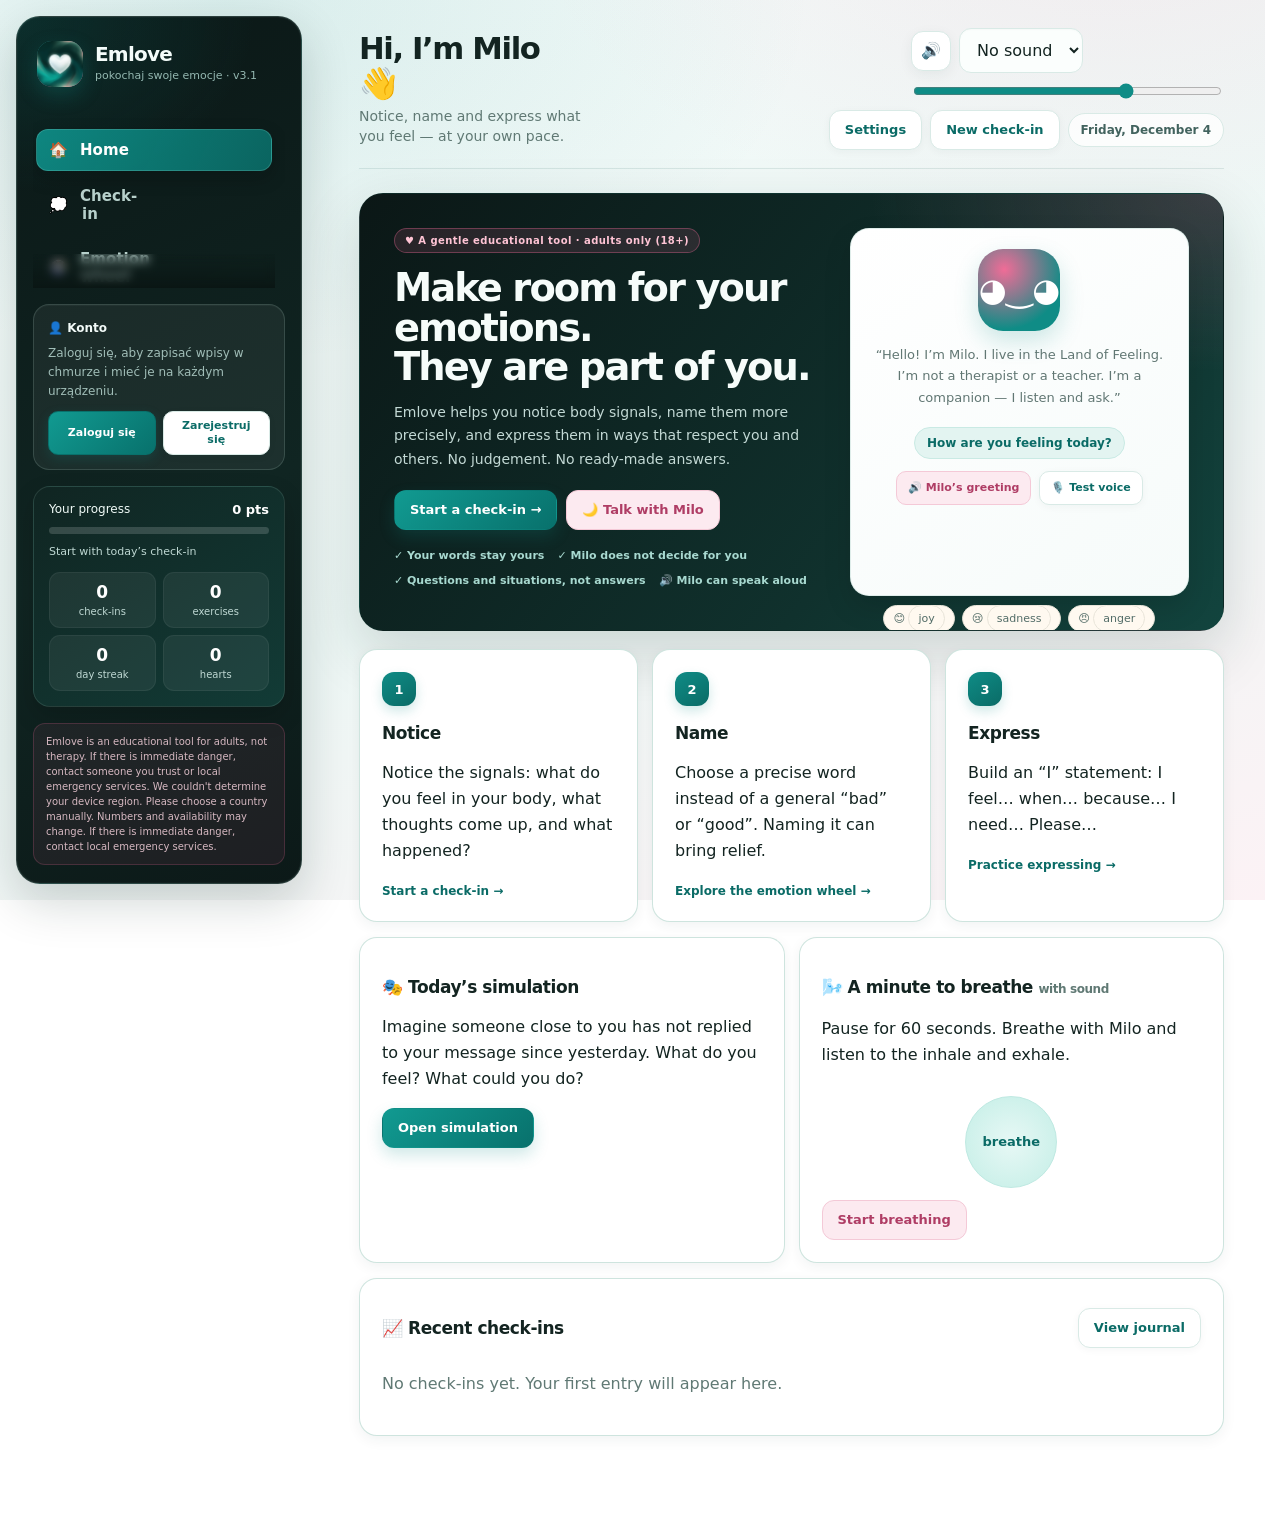
<file: index.html>
<!DOCTYPE html>
<html lang="pl">
<head>
<meta charset="UTF-8">
<meta name="viewport" content="width=device-width, initial-scale=1.0">
<title>Emlove — Pokochaj swoje emocje · Poznaj, nazwij, wyraź</title>
<meta id="appThemeColor" name="theme-color" content="#0F8C86">
<meta name="description" content="Emlove — delikatne narzędzie edukacyjne do rozpoznawania, nazywania i wyrażania emocji. Tylko dla dorosłych.">

<script async src="https://www.googletagmanager.com/gtm.js?id=GTM-W4ZF6DGK"></script>

<!-- ===== Open Graph — podgląd linku w WhatsApp, Messenger, Facebook, LinkedIn ===== -->
<meta property="og:type" content="website">
<meta property="og:site_name" content="Emlove">
<meta property="og:title" content="Emlove — Pokochaj swoje emocje">
<meta property="og:description" content="Poznaj, nazwij i wyraź swoje emocje. Delikatne narzędzie edukacyjne: check-in, koło emocji, ćwiczenia i dziennik.">
<meta property="og:url" content="https://3lmov3.github.io/emlove/">
<meta property="og:image" content="https://3lmov3.github.io/emlove/og-emlove.jpg">
<meta property="og:image:secure_url" content="https://3lmov3.github.io/emlove/og-emlove.jpg">
<meta property="og:image:type" content="image/jpeg">
<meta property="og:image:width" content="1200">
<meta property="og:image:height" content="630">
<meta property="og:image:alt" content="Emlove — poznaj, nazwij i wyraź swoje emocje">
<meta property="og:locale" content="pl_PL">
<link rel="canonical" href="https://3lmov3.github.io/emlove/">

<!-- ===== Twitter / X — karta z dużym obrazkiem ===== -->
<meta name="twitter:card" content="summary_large_image">
<meta name="twitter:title" content="Emlove — Pokochaj swoje emocje">
<meta name="twitter:description" content="Poznaj, nazwij i wyraź swoje emocje. Check-in, koło emocji, ćwiczenia i dziennik.">
<meta name="twitter:image" content="https://3lmov3.github.io/emlove/og-emlove.jpg">
<meta name="twitter:image:alt" content="Emlove — poznaj, nazwij i wyraź swoje emocje">
<link rel="manifest" href="manifest.json">
<link rel="icon" href="icon-192.png">
<link rel="apple-touch-icon" sizes="180x180" href="apple-touch-icon.png?v=15">
<meta name="mobile-web-app-capable" content="yes">
<meta name="apple-mobile-web-app-capable" content="yes">
<meta name="apple-mobile-web-app-status-bar-style" content="default">
<link rel="stylesheet" href="style.css?v=night-chat-contrast-2">
</head>
<body>
<script>
  window.dataLayer = window.dataLayer || [];
  function gtag(){dataLayer.push(arguments);}
  gtag('js', new Date());
</script>
<div class="app">
  <aside class="sidebar" id="sidebar">
    <div class="logo">
      <div class="logo-icon" style="overflow:hidden;padding:0"><img id="appLogoIcon" src="icons/app-icon-mint-192.png" alt="Emlove" style="width:100%;height:100%;object-fit:cover;border-radius:10px"></div>
      <div><strong>Emlove</strong><span>pokochaj swoje emocje · v3.1</span></div>
    </div>
    <nav class="nav">
      <button class="nav-btn active" data-view="home"><span>🏠</span><span data-i18n="nav.home">Start</span></button>
      <button class="nav-btn" data-view="checkin"><span>💭</span><span data-i18n="nav.checkin">Check-in</span></button>
      <button class="nav-btn" data-view="wheel"><span>🎡</span><span data-i18n="nav.wheel">Koło emocji</span></button>
      <button class="nav-btn" data-view="exercises"><span>🧩</span><span data-i18n="nav.exercises">Ćwiczenia</span></button>
      <button class="nav-btn" data-view="simulations"><span>🎭</span><span data-i18n="nav.simulations">Symulacje</span></button>
      <button class="nav-btn" data-view="chat"><span>💬</span><span data-i18n="nav.chat">Rozmowa z Milo</span></button>
      <button class="nav-btn" data-view="journal"><span>📓</span><span data-i18n="nav.journal">Dziennik</span></button>
      <button class="nav-btn" data-view="personality"><span>🐾</span><span data-i18n="nav.personality">Twoja osobowość</span></button>
      <button class="nav-btn" data-view="keys"><span>🔑</span><span data-i18n="nav.keys">Klucze API</span></button>
      <button class="nav-btn" data-view="library"><span>📚</span><span data-i18n="nav.library">Biblioteka emocji</span></button>
    </nav>

    <div class="account-box" id="accountBox">
      <strong data-i18n="app.account">👤 Konto</strong>
      <p class="muted small" data-i18n="account.prompt">Zaloguj się, aby zapisać wpisy w chmurze i mieć je na każdym urządzeniu.</p>
    </div>

    <div class="milo-card">
      <div class="milo-avatar">M</div>
      <div>
        <strong>Milo</strong>
        <p data-i18n="sidebar.miloDesc">Twój towarzysz emocji. Nie ocenia. Nie decyduje za Ciebie. Tylko pyta i tworzy przestrzeń.</p>
        <button class="btn btn-small" onclick="goTo('chat')" data-i18n="sidebar.talk">Porozmawiaj →</button>
        <button class="btn btn-small btn-ghost" onclick="playMiloIntro()" data-i18n="sidebar.listen">🔊 Posłuchaj Milo</button>
      </div>
    </div>

    <div class="ai-status" id="aiStatusBox">
      <strong id="aiStatusTitle" data-i18n="sidebar.localTitle">🌙 Milo — tryb lokalny</strong>
      <p id="aiStatusText" data-i18n="sidebar.localText">Milo działa bez internetu. Możesz dać mu pełną rozmowność — wtedy odpowiada własnymi słowami, zamiast gotowych zdań.</p>
      <button class="btn btn-small btn-ghost" onclick="openSettings()" data-i18n="sidebar.settings">⚙️ Ustawienia Milo i dźwięku</button>
    </div>

    <div class="progress-box">
      <div class="progress-head"><span data-i18n="progress.title">Twój postęp</span><strong id="pointsLabel">0 pkt</strong></div>
      <div class="progress-bar"><div id="progressFill"></div></div>
      <p id="progressText" data-i18n="progress.start">Zacznij od dzisiejszego check-inu</p>
      <div class="stats-row">
        <div><strong id="statEntries">0</strong><span data-i18n="progress.checkins">check-inów</span></div>
        <div><strong id="statExercises">0</strong><span data-i18n="progress.exercises">ćwiczeń</span></div>
        <div><strong id="statStreak">0</strong><span data-i18n="progress.streak">dni z rzędu</span></div>
        <div><strong id="statHearts">0</strong><span data-i18n="progress.hearts">serduszek</span></div>
      </div>
    </div>
    <p class="disclaimer"><span data-i18n="app.disclaimer">Emlove to narzędzie edukacyjne dla dorosłych, nie terapia. W bezpośrednim zagrożeniu skontaktuj się z zaufaną osobą lub lokalnymi służbami ratunkowymi.</span> <span data-crisis-summary></span></p>
  </aside>
  <div class="sidebar-backdrop" id="sidebarBackdrop" onclick="closeSidebar()"></div>

  <main class="main">
    <header class="topbar">
      <button class="hamburger" id="hamburger">☰</button>
      <div>
        <h1 id="viewTitle" data-i18n="page.home.title">Cześć, tu Milo ♥</h1>
        <p id="viewSubtitle" data-i18n="page.home.subtitle">Poznaj, nazwij i wyraź to, co czujesz — w swoim tempie.</p>
      </div>
      <div class="top-actions sound-bar">
        <div class="bar-sound">
          <span id="ambientStatus" class="ambient-status"></span>
          <button class="icon-btn" id="muteBtn" data-i18n-title="audio.toggle" title="Włącz/wyłącz dźwięk" onclick="toggleMute()">🔊</button>
          <select id="ambientSelect" data-i18n-title="audio.title" title="Dźwięk otoczenia" onchange="setAmbient(this.value)">
            <option value="off" data-i18n-content="audio|off">🔇 Bez tła</option>
            <option value="rain" data-i18n-content="audio|rain">🌧️ Deszcz</option>
            <option value="ocean" data-i18n-content="audio|ocean">🌊 Ocean</option>
            <option value="fire" data-i18n-content="audio|fire">🔥 Kominek</option>
            <option value="forest" data-i18n-content="audio|forest">🌲 Las</option>
          </select>
          <input type="range" id="volumeRange" min="0" max="100" value="70" data-i18n-title="audio.volume" title="Głośność" oninput="setVolume(this.value)">
        </div>
        <div class="bar-actions">
          <button class="btn btn-ghost" id="installBtn" onclick="installPWA()" style="display:none" data-i18n="top.install">📲 Zainstaluj Emlove</button>
          <button class="btn btn-ghost" onclick="openSettings()" data-i18n="top.settings">⚙️ Milo</button>
          <button class="btn btn-ghost" onclick="goTo('checkin')" data-i18n="top.newCheckin">+ Nowy check-in</button>
          <div class="date-pill" id="todayPill"></div>
        </div>
      </div>
    </header>

    <section class="view active" id="view-home">
      <div class="hero">
        <div class="hero-text">
          <span class="badge" data-i18n="home.badge">♥ Delikatne narzędzie edukacyjne · tylko dla dorosłych (18+)</span>
          <h2><span data-i18n="home.title1">Pokochaj swoje emocje.</span><br><span data-i18n="home.title2">One są częścią Ciebie.</span></h2>
          <p data-i18n="home.intro">Emlove pomaga Ci rozpoznawać sygnały w ciele, nazywać je precyzyjnie i wyrażać w sposób, który szanuje Ciebie i innych. Bez oceniania. Bez gotowych odpowiedzi.</p>
          <div class="hero-btns">
            <button class="btn btn-primary" onclick="goTo('checkin')" data-i18n="home.start">Zacznij check-in →</button>
            <button class="btn btn-secondary" onclick="goTo('chat')" data-i18n="home.chat">🌙 Porozmawiaj z Milo</button>
          </div>
          <div class="hero-principles">
            <span data-i18n="home.principle1">✓ Nie przejmujemy Twoich słów</span>
            <span data-i18n="home.principle2">✓ Nie decydujemy za Ciebie</span>
            <span data-i18n="home.principle3">✓ Tylko pytania i sytuacje</span>
            <span data-i18n="home.principle4">🔊 Milo mówi na głos</span>
          </div>
        </div>
        <div class="hero-visual">
          <div class="milo-big">
            <div class="milo-face">◕‿◕</div>
            <p data-i18n="home.greeting">„Cześć! Jestem Milo. Mieszkam w Krainie Odczuwania. Nie jestem terapeutą ani nauczycielem. Jestem towarzyszem — słucham i pytam.”</p>
            <div class="speech" data-i18n="home.speech">Jak się dziś czujesz?</div>
            <div style="margin-top:12px;display:flex;gap:8px;justify-content:center;flex-wrap:wrap">
              <button class="btn btn-small btn-secondary" onclick="playMiloIntro()" data-i18n="home.voiceIntro">🔊 Powitanie Milo</button>
              <button class="btn btn-small btn-ghost" onclick="testVoice()" data-i18n="home.voiceTest">🎙️ Test głosu</button>
            </div>
          </div>
          <div class="mini-emotions">
            <span>😊 <span data-i18n="home.joy">radość</span></span><span>😢 <span data-i18n="home.sad">smutek</span></span><span>😠 <span data-i18n="home.anger">złość</span></span><span>😟 <span data-i18n="home.fear">lęk</span></span><span>😌 <span data-i18n="home.calm">spokój</span></span><span>🤨 <span data-i18n="home.surprise">zdziwienie</span></span>
          </div>
        </div>
      </div>

      <div class="grid-3">
        <div class="card step-card" onclick="goTo('checkin')"><div class="step-num">1</div><h3 data-i18n="home.recognize">Rozpoznaj</h3><p data-i18n="home.recognizeText">Zauważ sygnały: co czujesz w ciele, jakie myśli przychodzą, co się wydarzyło?</p><span data-i18n="home.doCheckin">Zrób check-in →</span></div>
        <div class="card step-card" onclick="goTo('wheel')"><div class="step-num">2</div><h3 data-i18n="home.name">Nazwij</h3><p data-i18n="home.nameText">Wybierz precyzyjne słowo zamiast ogólnego „źle” lub „dobrze”. Nazwanie to już ulga.</p><span data-i18n="home.openWheel">Odkryj koło emocji →</span></div>
        <div class="card step-card" onclick="goTo('exercises')"><div class="step-num">3</div><h3 data-i18n="home.express">Wyraź</h3><p data-i18n="home.expressText">Ułóż komunikat „Ja”: Czuję… gdy… bo… Potrzebuję… Proszę o…</p><span data-i18n="home.practice">Przećwicz wyrażanie →</span></div>
      </div>

      <div class="grid-2">
        <div class="card">
          <h3 data-i18n="home.dailySim">🎭 Dzisiejsza symulacja</h3>
          <p id="dailySimText" data-i18n="home.dailySimText">Wyobraź sobie: kolega/koleżanka nie odpowiada na Twoją wiadomość od wczoraj. Co czujesz? Co możesz z tym zrobić?</p>
          <button class="btn btn-primary" onclick="goTo('simulations')" data-i18n="home.enterSim">Wejdź w symulację</button>
        </div>
        <div class="card">
          <h3><span data-i18n="home.breathTitle">🌬️ Minuta oddechu</span> <span class="muted small" data-i18n="home.withSound">z dźwiękiem</span></h3>
          <p data-i18n="home.breathText">Zatrzymaj się na 60 sekund. Oddychaj z Milo — usłyszysz wdech i wydech.</p>
          <div class="breath-box"><div class="breath-circle" id="breathCircle" data-i18n="home.breathe">oddychaj</div></div>
          <button class="btn btn-secondary" id="breathBtn" onclick="toggleBreath()" data-i18n="home.startBreath">Rozpocznij oddech</button>
        </div>
      </div>

      <div class="card">
        <div class="card-head"><h3 data-i18n="home.recent">📈 Ostatnie check-iny</h3><button class="btn btn-ghost" onclick="goTo('journal')" data-i18n="home.viewJournal">Zobacz dziennik</button></div>
        <div id="homeRecent" class="recent-list"><p class="muted" data-i18n="home.recentEmptyShort">Brak check-inów. Twój pierwszy wpis pojawi się tutaj.</p></div>
      </div>
    </section>

    <section class="view" id="view-checkin">
      <div class="card">
        <h2 data-i18n-content="checkin|title">💭 Codzienny check-in</h2>
        <p class="muted" data-i18n="checkin.intro">Odpowiedz szczerze. Nie ma dobrych ani złych odpowiedzi. Milo tylko zapyta, nie oceni.</p>
        <label class="field-label" data-i18n-content="checkin|emotionQuestion">1. Jak się teraz czujesz? Wybierz emocję główną</label>
        <div class="emotion-grid" id="checkinEmotions"></div>
        <label class="field-label"><span data-i18n-content="checkin|intensityQuestion">2. Jak silna jest ta emocja?</span> <span id="intensityVal">5</span>/10</label>
        <input type="range" min="1" max="10" value="5" id="intensity" class="range">
        <div class="range-labels"><span>1 · <span data-i18n="checkin.intensityLow">ledwo czuję</span></span><span>10 · <span data-i18n="checkin.intensityHigh">bardzo silnie</span></span></div>
        <label class="field-label" data-i18n="checkin.bodyLabel">3. Gdzie czujesz to w ciele? (możesz wybrać kilka)</label>
        <div class="chips" id="bodyChips"></div>
        <label class="field-label" data-i18n="checkin.storyLabel">4. Co się stało, że pojawiła się ta emocja?</label>
        <textarea id="checkinWhat" rows="3" data-i18n-placeholder="checkin.whatPlaceholder" placeholder="np. Miałam prezentację i bałam się, że zapomnę tekstu..."></textarea>
        <label class="field-label" data-i18n="checkin.needsLabel">5. Czego potrzebujesz teraz? (opcjonalnie)</label>
        <div class="chips" id="needChips"></div>
        <textarea id="checkinNeedText" rows="2" data-i18n-placeholder="checkin.needsPlaceholder" placeholder="np. Potrzebuję chwili ciszy / rozmowy / spaceru..."></textarea>
        <label class="field-label" data-i18n="checkin.statementLabel">6. Jedno zdanie dla siebie (komunikat „Ja”)</label>
        <div class="i-statement">
          <span data-i18n="checkin.feel">Czuję</span><input id="iFeel" data-i18n-placeholder="checkin.feelPlaceholder" placeholder="np. napięcie">
          <span data-i18n="checkin.when">gdy</span><input id="iWhen" data-i18n-placeholder="checkin.whenPlaceholder" placeholder="np. myślę o jutrzejszym dniu">
          <span data-i18n="checkin.because">bo</span><input id="iBecause" data-i18n-placeholder="checkin.becausePlaceholder" placeholder="np. zależy mi, żeby wypadło dobrze">
          <span data-i18n="checkin.need">Potrzebuję</span><input id="iNeed" data-i18n-placeholder="checkin.needPlaceholder" placeholder="np. wsparcia">
          <span data-i18n="checkin.ask">Proszę o</span><input id="iAsk" data-i18n-placeholder="checkin.askPlaceholder" placeholder="np. chwilę rozmowy">
        </div>
        <div class="preview-box" id="iPreview" data-i18n="checkin.previewEmpty">Twój komunikat pojawi się tutaj…</div>
        <div class="form-actions">
          <button class="btn btn-primary" onclick="saveCheckin()" data-i18n-content="checkin|save">Zapisz check-in ✓</button>
          <button class="btn btn-ghost" onclick="resetCheckin()" data-i18n="checkin.clear">Wyczyść</button>
          <button class="btn btn-secondary" onclick="askMiloAboutCheckin()" data-i18n="checkin.askMilo">🤖 Zapytaj Milo o ten check-in</button>
        </div>
        <p id="checkinMsg" class="success-msg"></p>
      </div>
    </section>

    <section class="view" id="view-wheel">
      <div id="wheelHost"></div>
      <div class="grid-2" hidden>
        <div class="card center">
          <h2>🎡 Koło emocji</h2>
          <p class="muted">Kliknij segment, aby poznać rodzinę emocji i słowa precyzyjne.</p>
          <div id="wheelSvg" class="wheel-wrap"></div>
        </div>
        <div class="card" id="wheelDetail">
          <span class="badge">Wybierz emocję z koła</span>
          <h3>Co to znaczy „czuć”?</h3>
          <p>Emocje to sygnały. Każda niesie informację o potrzebie. Kliknij koło, aby odkryć szczegóły: sygnały w ciele, typowe myśli i pytania, które możesz sobie zadać.</p>
        </div>
      </div>
    </section>

    <section class="view" id="view-exercises">
      <div class="tabs">
        <button class="tab active" data-tab="recognize">1 · Rozpoznaj</button>
        <button class="tab" data-tab="name">2 · Nazwij</button>
        <button class="tab" data-tab="express">3 · Wyraź</button>
        <button class="tab" data-tab="distinguish">4 · Rozróżnij</button>
        <button class="tab" data-tab="intensity">5 · Natężenie</button>
        <button class="tab" data-tab="body">6 · Ciało</button>
        <button class="tab" data-tab="need">7 · Potrzeba</button>
      </div>
      <div class="tab-panel active" id="tab-recognize"><div class="card" id="recognizeCard"></div></div>
      <div class="tab-panel" id="tab-name"><div class="card" id="nameCard"></div></div>
      <div class="tab-panel" id="tab-distinguish"><div class="card" id="distinguishCard"></div></div>
      <div class="tab-panel" id="tab-intensity"><div class="card" id="intensityCard"></div></div>
      <div class="tab-panel" id="tab-body"><div class="card" id="bodyExCard"></div></div>
      <div class="tab-panel" id="tab-need"><div class="card" id="needExCard"></div></div>
      <div class="tab-panel" id="tab-express">
        <div class="card">
          <h2>🗣️ Wyraź emocję — komunikat „Ja”</h2>
          <p class="muted">Zamiast „Ty zawsze…”, „Ty nigdy…” spróbuj mówić o swoim odczuciu i potrzebie. Milo nie napisze tego za Ciebie — pomoże Ci ułożyć zdanie.</p>
          <div class="scenario-box">
            <strong>Sytuacja:</strong> <span id="expressScenario"></span>
            <button class="btn btn-small btn-ghost" onclick="newExpressScenario()">Inna sytuacja ↻</button>
            <button class="btn btn-small btn-secondary" onclick="generateExpressWithAI()">✨ Poproś Milo o nową</button>
          </div>
          <div class="i-statement big">
            <span>Czuję</span><input id="exFeel" placeholder="...">
            <span>gdy</span><input id="exWhen" placeholder="...">
            <span>bo</span><input id="exBecause" placeholder="...">
            <span>Potrzebuję</span><input id="exNeed" placeholder="...">
            <span>Proszę o</span><input id="exAsk" placeholder="...">
          </div>
          <div class="preview-box" id="exPreview"></div>
          <div class="tips"><strong>Podpowiedzi Milo:</strong><ul><li>Używaj „czuję”, nie „jestem”.</li><li>Nazwij potrzebę, nie oskarżaj drugą osobę.</li><li>Prośba jest konkretna i możliwa do spełnienia.</li></ul></div>
          <button class="btn btn-primary" onclick="completeExpress()">Zapisz i zdobądź punkty ✓</button>
          <p id="expressMsg" class="success-msg"></p>
        </div>
      </div>
    </section>

    <section class="view" id="view-simulations">
      <div class="card">
        <h2 data-i18n-content="simulations-ui|title">🎭 Symulowane sytuacje</h2>
        <p class="muted" data-i18n-content="simulations-ui|intro">Wybierz scenariusz. Milo będzie zadawał pytania i proponował wybory — ale decyzja zawsze należy do Ciebie.</p>
        <button class="btn btn-secondary" onclick="generateSimWithAI()" data-i18n-content="simulations-ui|generate">✨ Poproś Milo o nową sytuację</button>
        <div class="sim-grid" id="simGrid" style="margin-top:14px"></div>
      </div>
      <div class="card" id="simPlayer" style="display:none">
        <div class="sim-head"><button class="btn btn-ghost" onclick="closeSim()" data-i18n-content="simulations-ui|return">← Wszystkie sytuacje</button><span class="badge" id="simStepLabel"></span></div>
        <div class="sim-story" id="simStory"></div>
        <div class="milo-question" id="simQuestion"></div>
        <div class="sim-choices" id="simChoices"></div>
        <div class="sim-reflect" id="simReflect" style="display:none">
          <h4 data-i18n-content="simulations-ui|reflectionLabel">Twoja refleksja</h4>
          <textarea id="simReflectText" rows="3" data-i18n-content-placeholder="simulations-ui|reflectionPlaceholder" placeholder="Co czułeś/czułaś? Co było trudne? Co byś chciał/chciała powiedzieć?"></textarea>
          <button class="btn btn-primary" onclick="finishSim()" data-i18n-content="simulations-ui|finish">Zakończ symulację ✓</button>
        </div>
      </div>
    </section>

    <section class="view" id="view-chat">
      <div class="chat-layout">
        <div class="card chat-card">
          <div class="chat-head">
            <div class="milo-avatar">M</div>
            <div><strong data-i18n-content="milo-ui|companionTitle">Milo — towarzysz emocji</strong><p id="chatModeLabel">Online · tryb lokalny · pyta, nie ocenia · nie decyduje za Ciebie</p></div>
            <button class="btn btn-ghost" onclick="clearChat()" data-i18n-content="milo-ui|clearChat">Wyczyść czat</button>
          </div>
          <div class="chat-voice-bar">
            <label><input type="checkbox" id="voiceToggle" checked> <span data-i18n-content="milo-ui|voiceToggle">Milo mówi na głos</span></label>
            <label><span data-i18n-content="milo-ui|voiceLabel">Głos</span>: <select id="voiceSelect"><option value="" data-i18n-content="milo-ui|voiceAuto">Automatyczny (polski)</option></select></label>
            <label><span data-i18n-content="milo-ui|voiceRate">Tempo</span>: <input type="range" id="voiceRate" min="0.7" max="1.3" step="0.05" value="0.95"></label>
            <button class="btn btn-small btn-ghost" onclick="stopSpeaking()">⏹ <span data-i18n-content="milo-ui|stopVoice">Zatrzymaj głos</span></button>
          </div>
          <div class="chat-messages" id="chatMessages"></div>
          <div class="quick-prompts">
            <button onclick="quickPrompt(miloPrompt('sad'))" data-i18n-content="milo-ui|prompts.sad">😢 Czuję się dziś smutno</button>
            <button onclick="quickPrompt(miloPrompt('anger'))" data-i18n-content="milo-ui|prompts.anger">😠 Jestem zły</button>
            <button onclick="quickPrompt(miloPrompt('fear'))" data-i18n-content="milo-ui|prompts.fear">😟 Boję się jutra</button>
            <button onclick="quickPrompt(miloPrompt('exercise'))" data-i18n-content="milo-ui|prompts.exercise">🧩 Daj mi ćwiczenie</button>
            <button onclick="quickPrompt(miloPrompt('unsure'))" data-i18n-content="milo-ui|prompts.unsure">🤷 Nie wiem, co czuję</button>
          </div>
          <form class="chat-form" id="chatForm">
            <input id="chatInput" data-i18n-content-placeholder="milo-ui|chatPlaceholder" placeholder="Napisz, co czujesz... Milo odpowie pytaniem 💬" autocomplete="off">
            <button class="btn btn-primary" type="submit" data-i18n-content="milo-ui|send">Wyślij</button>
          </form>
          <p class="muted small">Milo nie jest terapeutą ani służbą kryzysową. Kontakty dla regionu urządzenia: <span data-crisis-summary></span>. Pełny Milo: Twoje wiadomości trafiają do modelu językowego — nie wysyłaj danych wrażliwych.</p>
        </div>
        <div class="card">
          <h3 data-i18n-content="milo-ui|identityTitle">Kim jest Milo?</h3>
          <p><b data-i18n-content="milo-ui|identityLabel">Tożsamość:</b> <span data-i18n-content="milo-ui|identity">Stworzenie z Krainy Odczuwania, które towarzyszy ludziom w odkrywaniu emocji.</span></p>
          <ul class="check-list">
            <li>✓ <span data-i18n-content="milo-ui|listens">Słucha i odzwierciedla Twoje słowa</span></li>
            <li>✓ <span data-i18n-content="milo-ui|asks">Zadaje pytania otwarte</span></li>
            <li>✓ <span data-i18n-content="milo-ui|creates">Tworzy sytuacje i ćwiczenia</span></li>
            <li>✗ <span data-i18n-content="milo-ui|notTakeOver">Nie przejmuje Twoich wypowiedzi</span></li>
            <li>✗ <span data-i18n-content="milo-ui|noShould">Nie mówi „powinieneś/powinnaś”</span></li>
            <li>✗ <span data-i18n-content="milo-ui|noDiagnoses">Nie stawia diagnoz</span></li>
            <li>✗ <span data-i18n-content="milo-ui|noDecisions">Nie decyduje za Ciebie</span></li>
          </ul>
          <h4 data-i18n-content="milo-ui|fullTitle">Pełny Milo</h4>
          <p class="muted" data-i18n-content="milo-ui|fullText">Domyślnie Milo odpowiada lokalnie, z gotowych zwrotów. Gdy włączysz pełną rozmowność, układa odpowiedzi sam — nie ocenia, nie decyduje za Ciebie, pyta.</p>
          <p class="muted small" data-i18n-content="milo-ui|fullAdmin">Pełną rozmowność Milo ustala administrator aplikacji. Nie musisz nic konfigurować.</p>
        </div>
      </div>
    </section>

    <section class="view" id="view-journal">
      <div class="card">
        <div class="card-head"><h2 data-i18n-content="journal-entry|title">📓 Dziennik emocji</h2><div style="display:flex;gap:8px;flex-wrap:wrap"><button class="btn btn-secondary" onclick="summarizeWithAI()" data-i18n-content="journal-ui|summary">✨ Podsumowanie od Milo</button><button class="btn btn-ghost" id="sendMailBtn" type="button" onclick="sendSummaryMail()" disabled data-i18n-content="journal-ui|sendMail">📧 Wyślij mailem</button><button class="btn btn-ghost" onclick="exportJournal()" data-i18n-content="journal-ui|exportJson">Eksportuj (JSON)</button></div></div>
        <div id="aiSummary" class="preview-box" style="display:none"></div>
        <div id="journalList"></div>
      </div>
    </section>

    <section class="view" id="view-library">
      <div class="card">
        <h2 data-i18n-content="library-ui|title">📚 Biblioteka emocji</h2>
        <p class="muted" data-i18n-content="library-ui|intro">Explore words and questions that may help you describe your own experience.</p>
        <div class="search-row"><input id="libSearch" data-i18n-content-placeholder="library-ui|searchPlaceholder" placeholder="Szukaj emocji... np. złość, lęk, wstyd, zlekceważony" oninput="renderLibrary()" aria-label="Szukaj w bibliotece"></div>
        <div class="lib-section-title" data-i18n-content="library-ui|cards">Rodziny emocji</div>
        <div class="lib-grid" id="libGrid"></div>
        <div class="lib-section-title" data-i18n-content="library-ui|wheelTerms">Precyzyjne słowa z koła emocji</div>
        <p class="muted small" data-i18n-content="library-ui|wheelNote">Słowa z przesłanego koła: grupy, podgrupy i bardziej szczegółowe określenia.</p>
        <div class="wheel-word-grid" id="wheelWordList"></div>
      </div>
    </section>

    <section class="view" id="view-keys">
      <div class="card">
        <h2 data-i18n-content="api-keys|title">🔑 Klucze API</h2>
        <p class="muted" data-i18n-content="api-keys|intro">Wybierz, którego klucza ma używać Milo. Klucz administratora obsługuje Supabase; własny klucz jest przechowywany tylko na tym urządzeniu.</p>

        <div class="keys-section-title" data-i18n-content="api-keys|provider">Dostawca</div>
        <div id="providerList" class="provider-list" role="radiogroup" aria-label="Dostawca modelu"></div>

        <div id="keyFields" hidden>
          <div class="keys-section-title" data-i18n-content="api-keys|key">Klucz API</div>
          <input id="providerKey" type="password" autocomplete="off" spellcheck="false" placeholder="sk-…">
          <p class="keys-hint" id="providerKeyHint"></p>

          <div class="keys-section-title" data-i18n-content="api-keys|model">Model</div>
          <input id="providerModel" type="text" autocomplete="off" spellcheck="false" placeholder="model">

          <div class="keys-row">
            <button class="btn btn-primary" type="button" id="saveKeyBtn" onclick="saveProviderKey()" data-i18n-content="api-keys|save">Zapisz</button>
            <button class="btn btn-ghost" type="button" onclick="clearProviderKey()" data-i18n-content="api-keys|remove">Usuń klucz</button>
          </div>
        </div>

        <p class="keys-hint" id="adminHint" hidden>
          Ten tryb używa klucza administratora ustawionego w Supabase. Nie musisz nic wpisywać.
        </p>

        <p class="keys-status" id="keysStatus" role="status"></p>
      </div>

      <div class="card">
        <h2 data-i18n-content="api-keys|privacyTitle">🔒 Prywatność i bezpieczeństwo</h2>
        <p class="keys-text" data-i18n-content="api-keys|privacy1">Własny klucz jest zapisywany w przeglądarce na tym urządzeniu i przesyłany do funkcji
          Supabase tylko wtedy, gdy wysyłasz wiadomość. Funkcja nie zapisuje klucza i nie loguje go.
          Nie wpisuj klucza w rozmowie z Milo.</p>
        <p class="keys-text">W przeglądarce klucz trafia do localStorage tej domeny — inaczej niż w aplikacji mobilnej,
          gdzie używany jest SecureStore. Każdy skrypt działający w tej domenie może go odczytać, dlatego Emlove
          nie ładuje skryptów firm trzecich poza Cloudflare Turnstile.</p>
        <p class="keys-text">Klucz administratora nie jest dostępny w aplikacji — pozostaje w sekretach Supabase.
          Własny klucz nie trafia do klucza administratora ani do historii rozmowy.</p>
        <p class="keys-text">Płatności za własny klucz rozlicza wybrany dostawca (xAI, Anthropic, OpenAI albo OpenRouter).
          Emlove nie dodaje marży.</p>
      </div>

      <button class="btn btn-ghost" type="button" onclick="goTo('chat')" data-i18n-content="api-keys|back">← Wróć do rozmowy</button>
    </section>

    <section class="view" id="view-personality">
      <div id="bfRoot" class="bf-wrap"></div>
    </section>
  </main>
</div>

<!-- SETTINGS MODAL -->
<div class="modal-overlay" id="authModal" style="display:none">
  <div class="modal">
    <div class="modal-head"><h2 id="authTitle">🔐 Logowanie</h2><button class="icon-btn" onclick="closeAuth()" aria-label="Zamknij">✕</button></div>
    <div class="auth-tabs">
      <button class="auth-tab active" data-mode="login" type="button" onclick="switchAuthMode('login')">Logowanie</button>
      <button class="auth-tab" data-mode="signup" type="button" onclick="switchAuthMode('signup')">Rejestracja</button>
      <button class="auth-tab" data-mode="reset" type="button" onclick="switchAuthMode('reset')">Reset hasła</button>
    </div>
    <label class="field-label" for="authEmail">Adres e-mail</label>
    <input id="authEmail" type="email" autocomplete="email" inputmode="email" placeholder="np. anna@example.com">
    <div id="authPasswordRow">
      <label class="field-label" for="authPassword">Hasło</label>
      <input id="authPassword" type="password" autocomplete="current-password" placeholder="min. 8 znaków przy rejestracji">
    </div>
    <p id="authMsg" class="auth-msg" role="status"></p>
    <div class="settings-actions">
      <button class="btn btn-primary" id="authSubmit" type="button" onclick="submitAuth()" style="color:#063F3A!important;-webkit-text-fill-color:#063F3A!important;background:#BFEDE6!important;border:1px solid #72C3B7!important;font-size:14px!important;font-weight:850!important;visibility:visible!important">Zaloguj się</button>
      <button class="btn btn-ghost" type="button" onclick="closeAuth()">Anuluj</button>
    </div>
    <p class="auth-resend"><a href="#" id="authResend" onclick="resendLink(event)">Nie dostałem linku potwierdzającego — wyślij ponownie</a></p>
    <p class="muted small">Logowanie chroni Cloudflare Turnstile — Cloudflare otrzymuje dane techniczne połączenia, w tym adres IP. Przed pierwszym logowaniem potwierdź adres e-mail z linku w mailu.</p>
  </div>
</div>

<div class="modal-overlay" id="settingsModal" style="display:none">
  <div class="modal">
    <div class="modal-head"><h2 data-i18n="settings.title">⚙️ Ustawienia: Milo i dźwięk</h2><button class="icon-btn" onclick="closeSettings()" data-i18n-aria="locale.close">✕</button></div>

    <section class="locale-settings"><h3 data-i18n="locale.section">Język i region</h3><p class="muted small" data-i18n="locale.helper">Język i kraj pomocy są wybierane niezależnie.</p>
      <label data-i18n="locale.language">Język aplikacji</label><select id="localeLanguage" aria-label="Język aplikacji" onchange="window.EmloveLocale.setLanguage(this.value)"><option value="auto">Auto</option><option value="pl">Polski</option><option value="en">English</option><option value="de">Deutsch</option><option value="fr">Français</option><option value="hu">Magyar</option><option value="uk">Українська</option></select>
      <label data-i18n="locale.country">Kraj pomocy kryzysowej</label><select id="supportCountry" aria-label="Kraj pomocy kryzysowej" onchange="window.EmloveLocale.setSupportCountry(this.value)"><option value="auto">Auto</option><option value="PL">PL</option><option value="GB">GB</option><option value="DE">DE</option><option value="FR">FR</option><option value="HU">HU</option><option value="UA">UA</option></select>
      <div id="crisisContacts" aria-live="polite"></div><p class="muted small" id="localeStatus"></p><p class="muted small" data-i18n="locale.saveNote">Wybór języka i kraju zapisuje się oddzielnie.</p>
      <label data-i18n="theme.section">Wygląd aplikacji</label><select id="themeSelect" aria-label="Wygląd aplikacji" onchange="window.EmloveLocale.setTheme(this.value)"><option value="classic" data-i18n="theme.classic">Miętowy</option><option value="night" data-i18n="theme.night">Nocny</option><option value="lilac" data-i18n="theme.lilac">Lawendowy</option></select></section>

    <h3>🔊 Dźwięk</h3><p class="muted small">Po powrocie do aplikacji naciśnij głośnik, aby wznowić tło. <a href="audio/LICENCJE.html" target="_blank" rel="noopener">Autorzy i licencje nagrań</a>.</p>
    <label class="check-row"><input type="checkbox" id="setSoundEnabled" checked> Efekty dźwiękowe (kliknięcia, sukcesy, oddech)</label>
    <label class="check-row"><input type="checkbox" id="setVoiceEnabled" checked> Głos Milo (synteza mowy po polsku)</label>
    <label>Dźwięk otoczenia
      <select id="setAmbient" onchange="setAmbient(this.value); document.getElementById('ambientSelect').value=this.value">
        <option value="off">🔇 Bez tła</option><option value="rain">🌧️ Deszcz</option><option value="ocean">🌊 Ocean</option><option value="fire">🔥 Kominek</option><option value="forest">🌲 Las</option>
      </select>
    </label>
    <label>Głośność <input type="range" id="setVolume" min="0" max="100" value="70" oninput="setVolume(this.value); document.getElementById('volumeRange').value=this.value"></label>
    <button class="btn btn-ghost" onclick="testVoice()">🎙️ Testuj głos Milo</button>

    <hr>
    <h3>🌙 Milo</h3>
    <p class="muted small" id="settingsMiloMode">Milo działa lokalnie. Pełną rozmowność włącza administrator aplikacji.</p>
    <p class="muted small">Tutaj nie ma żadnych kluczy ani ustawień modelu — decyduje o nich administrator w pliku <code>config.js</code>. Dzięki temu nic wrażliwego nie trafia do przeglądarki.</p>

    <hr>
    <h3>🔒 Prywatność na tym urządzeniu</h3>
    <p class="muted small">Możesz usunąć zapisane tutaj wpisy, rozmowy, wynik testu i postępy. To nie usuwa danych z serwerów ani z innych urządzeń. Sesja Milo i ustawienia dźwięku pozostaną.</p>
    <p class="muted small"><a href="polityka-prywatnosci.html" target="_blank" rel="noopener">Polityka prywatności</a> — jakie dane przetwarzamy, komu je udostępniamy i jak długo je przechowujemy.</p>
    <button class="btn btn-secondary" type="button" onclick="deleteLocalUserData()">Usuń wpisy i postępy (urządzenie + chmura)</button>
    <p class="muted small">Konto w chmurze: usuwa login, hasło i wpisy zapisane w Supabase. Wpisy na tym urządzeniu pozostają — możesz je usunąć osobno.</p>
    <button class="btn btn-secondary" type="button" id="deleteAccountBtn" onclick="deleteAccount()">Usuń konto z chmury</button>

    <div class="settings-actions">
      <button class="btn btn-primary" onclick="saveSettings()">💾 Zapisz ustawienia</button>
      <button class="btn btn-ghost" onclick="closeSettings()">Zamknij</button>
    </div>
    <p id="settingsMsg" class="success-msg"></p>

    <p class="muted small" style="margin-top:10px">Emlove 3.1 · narzędzie edukacyjne dla dorosłych, nie terapia. Kontakty dla regionu urządzenia: <span data-crisis-summary></span>.</p>
    <p class="project-credit muted small">Emlove jest częścią projektu <a href="https://3lmov3.github.io/elmove.cloud/" target="_blank" rel="noopener noreferrer">elmove.cloud</a>.</p>
  </div>
</div>

<script src="config.js"></script>
<script src="auth.js"></script>
<script src="sync.js"></script>
<script src="providers.js"></script>
<script src="byok.js"></script>
<script src="milo-online.js"></script>
<script src="summary-mail.js"></script>
<script src="wheel-view.js"></script>
<script src="locales.js"></script>
<script src="simulations-locales.js"></script>
<script src="milo-locales.js"></script>
<script src="translation-catalog.js"></script>
<script src="app.js"></script>
<script src="ambient.js"></script>
<script src="wheel.js"></script>
<script src="exercises2.js"></script>
<script src="ladder-data.js"></script>
<script src="ladder.js"></script>
<script src="milo-client.js"></script>
<script src="content-loader.js"></script>
<script src="express.js"></script>
<script src="exercises3.js"></script>
<script src="personality.js"></script>
<script>if("serviceWorker" in navigator){navigator.serviceWorker.register("sw.js",{updateViaCache:"none"}).then(reg=>reg.update()).catch(()=>{})}</script>
<script>if(window.EmloveContent)window.EmloveContent.load();</script>
</body>
</html>
</file>
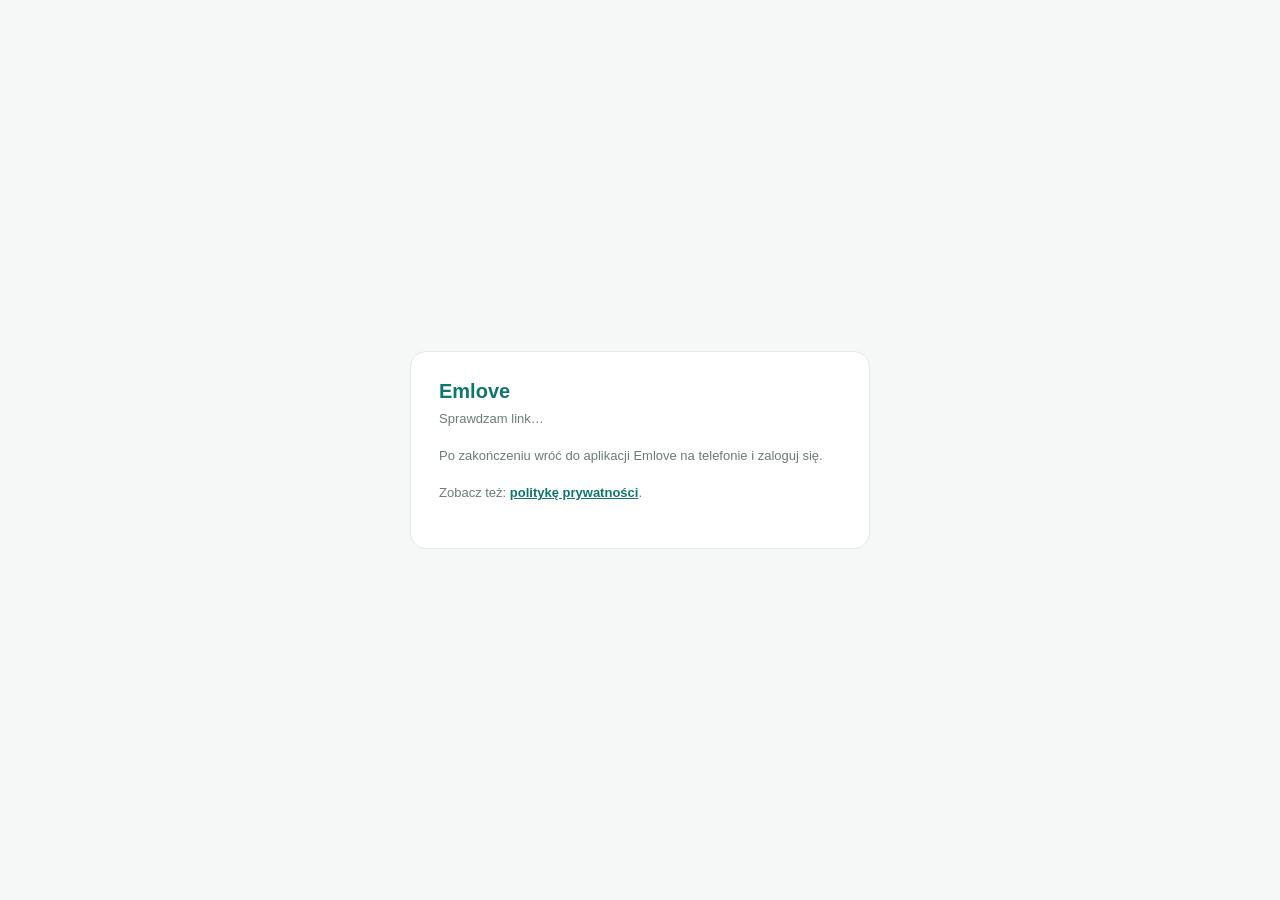
<file: auth.html>
<!doctype html>
<html lang="pl">
<head>
<meta charset="utf-8">
<meta name="viewport" content="width=device-width,initial-scale=1,viewport-fit=cover">
<meta name="robots" content="noindex">
<title>Emlove — potwierdzenie konta</title>
<style>
  :root{--ink:#1c2b28;--muted:#6b7c78;--teal:#0f766e;--line:#e2e8e6;--bg:#f6f8f7}
  *{box-sizing:border-box}
  body{margin:0;padding:24px;background:var(--bg);color:var(--ink);
       font-family:-apple-system,BlinkMacSystemFont,"Segoe UI",Roboto,sans-serif;
       min-height:100vh;display:flex;align-items:center;justify-content:center}
  main{max-width:460px;width:100%;background:#fff;border:1px solid var(--line);
       border-radius:16px;padding:28px}
  h1{font-size:20px;margin:0 0 6px;color:var(--teal)}
  p{font-size:15px;line-height:1.6;margin:0 0 16px}
  .muted{color:var(--muted);font-size:13px}
  label{display:block;font-size:13px;color:var(--muted);margin-bottom:6px}
  input{width:100%;padding:12px;border:1px solid var(--line);border-radius:10px;
        font-size:16px;margin-bottom:12px;color:var(--ink)}
  button{width:100%;padding:13px;border:0;border-radius:10px;background:var(--teal);
         color:#fff;font-size:15px;font-weight:700;cursor:pointer}
  button:disabled{opacity:.5}
  .ok{color:#0f766e}
  .err{color:#b91c1c}
  a{color:var(--teal);font-weight:700}
  @media (prefers-color-scheme:dark){
    :root{--ink:#e6eeec;--muted:#9aaba6;--line:#2b3a36;--bg:#101917}
    main{background:#16211e}
    input{background:#101917;color:var(--ink)}
  }
</style>
</head>
<body>
<main>
  <h1>Emlove</h1>
  <p id="status" class="muted">Sprawdzam link…</p>

  <form id="reset" hidden autocomplete="off">
    <label for="pw">Nowe hasło (min. 8 znaków)</label>
    <input id="pw" type="password" minlength="8" autocomplete="new-password" required>
    <button id="save" type="submit">Zapisz nowe hasło</button>
  </form>

  <p class="muted">Po zakończeniu wróć do aplikacji Emlove na telefonie i zaloguj się.</p>
  <p class="muted">Zobacz też: <a href="polityka-prywatnosci.html" target="_blank" rel="noopener">politykę prywatności</a>.</p>
</main>

<script type="module">
import {createClient} from 'https://esm.sh/@supabase/supabase-js@2.49.8';

// Wartości z config.js tej PWA (ten sam projekt Supabase co aplikacja mobilna).
const SUPABASE_URL = 'https://dwvcdpipjgpgcjycjcpt.supabase.co';
const SUPABASE_ANON_KEY = 'sb_publishable_I40qrtffaEh-pl0hbGS0NQ_QRWzsMLN';

const statusEl = document.getElementById('status');
const formEl = document.getElementById('reset');
const pwEl = document.getElementById('pw');
const saveEl = document.getElementById('save');

function say(text, kind) {
  statusEl.textContent = text;
  statusEl.className = kind || 'muted';
}

// Supabase przekierowuje tutaj także w razie BŁĘDU, z parametrami w URL.
// Bez tego użytkownik widziałby pustą stronę albo 404.
const ERRORS = {
  otp_expired: 'Link wygasł lub został już użyty. Wróć do aplikacji i poproś o nowy link.',
  access_denied: 'Link nie jest już ważny. Wróć do aplikacji i poproś o nowy.',
  otp_disabled: 'Ten link został już wykorzystany. Wróć do aplikacji i zaloguj się.',
  validation_failed: 'Link jest uszkodzony. Otwórz go ponownie z maila albo poproś o nowy.',
  session_not_found: 'Nie znaleziono sesji. Otwórz link ponownie z maila.',
  user_banned: 'To konto zostało zablokowane.',
  provider_email_needs_verification: 'Ten adres wymaga potwierdzenia. Sprawdź skrzynkę.',
};

function showError(code, description) {
  say(ERRORS[code] || ('Link nie zadziałał. ' + (description || 'Wróć do aplikacji i poproś o nowy.')), 'err');
}

const query = new URLSearchParams(location.search);
const hash = new URLSearchParams(location.hash.slice(1));

const qError = query.get('error');
const qCode = query.get('error_code') || query.get('code');
const qDesc = query.get('error_description');

const hError = hash.get('error');
const hCode = hash.get('error_code');
const hDesc = hash.get('error_description');

if (!SUPABASE_URL || !SUPABASE_ANON_KEY) {
  say('Strona nie jest skonfigurowana. Uzupełnij SUPABASE_URL i SUPABASE_ANON_KEY w auth.html.', 'err');
} else if (qError || hError) {
  // Błąd od Supabase — nie ma sesji do odczytania.
  showError(qCode || hCode || qError || hError, qDesc || hDesc);
} else if (!query.get('code') && !hash.get('access_token')) {
  say('Ten adres służy do potwierdzania konta. Otwórz go z linku w mailu, który od nas dostałeś.', 'muted');
} else {
  const supabase = createClient(SUPABASE_URL, SUPABASE_ANON_KEY, {
    auth: {detectSessionInUrl: true, persistSession: true},
  });

  const type = hash.get('type') || '';

  try {
    // Obsługa obu przepływów: PKCE (code w query) i implicit (token w hash).
    if (query.get('code')) {
      const {error} = await supabase.auth.exchangeCodeForSession(query.get('code'));
      if (error) throw error;
    }

    const {data, error} = await supabase.auth.getSession();
    if (error) throw error;

    if (!data.session) {
      say('Link wygasł lub został już użyty. Wróć do aplikacji i poproś o nowy.', 'err');
    } else if (type === 'recovery' || data.session.user?.recovery_sent_at) {
      say('Ustaw nowe hasło do swojego konta.');
      formEl.hidden = false;
      pwEl.focus();
    } else {
      say('Adres e-mail został potwierdzony. Możesz wrócić do aplikacji i zalogować się.', 'ok');
    }
  } catch (e) {
    say('Nie udało się potwierdzić linku. Otwórz go ponownie z maila albo poproś o nowy.', 'err');
    console.error(e);
  }

  formEl.addEventListener('submit', async event => {
    event.preventDefault();
    const password = pwEl.value;
    if (password.length < 8) {
      say('Hasło musi mieć co najmniej 8 znaków.', 'err');
      return;
    }
    saveEl.disabled = true;
    try {
      const {error} = await supabase.auth.updateUser({password});
      if (error) throw error;
      formEl.hidden = true;
      say('Hasło zmienione. Wróć do aplikacji i zaloguj się nowym hasłem.', 'ok');
    } catch (e) {
      say('Nie udało się zapisać hasła. Spróbuj ponownie.', 'err');
      console.error(e);
    } finally {
      saveEl.disabled = false;
    }
  });
}
</script>
</body>
</html>
</file>
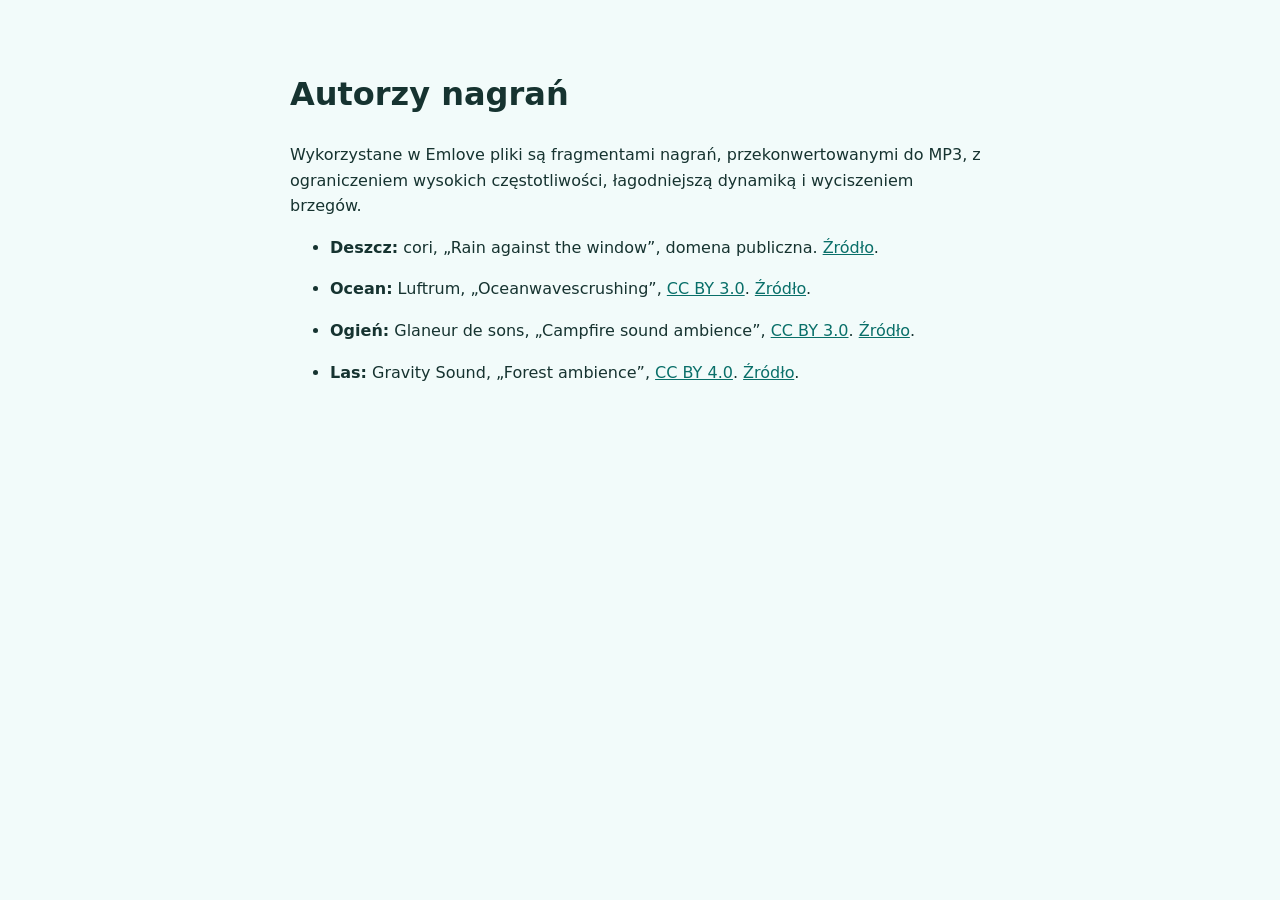
<file: LICENCJE.html>
<!doctype html><html lang="pl"><meta charset="utf-8"><meta name="viewport" content="width=device-width,initial-scale=1"><title>Emlove — autorzy nagrań</title><style>body{font:16px/1.6 system-ui;color:#163330;background:#f2fbfa;max-width:700px;margin:2rem auto;padding:1rem}a{color:#096f69}li{margin-bottom:1rem}</style><h1>Autorzy nagrań</h1><p>Wykorzystane w Emlove pliki są fragmentami nagrań, przekonwertowanymi do MP3, z ograniczeniem wysokich częstotliwości, łagodniejszą dynamiką i wyciszeniem brzegów.</p><ul><li><b>Deszcz:</b> cori, „Rain against the window”, domena publiczna. <a href="https://commons.wikimedia.org/wiki/File:Rain_against_the_window.ogg">Źródło</a>.</li><li><b>Ocean:</b> Luftrum, „Oceanwavescrushing”, <a href="https://creativecommons.org/licenses/by/3.0/">CC BY 3.0</a>. <a href="https://commons.wikimedia.org/wiki/File:Oceanwavescrushing.ogg">Źródło</a>.</li><li><b>Ogień:</b> Glaneur de sons, „Campfire sound ambience”, <a href="https://creativecommons.org/licenses/by/3.0/">CC BY 3.0</a>. <a href="https://commons.wikimedia.org/wiki/File:Campfire_sound_ambience.ogg">Źródło</a>.</li><li><b>Las:</b> Gravity Sound, „Forest ambience”, <a href="https://creativecommons.org/licenses/by/4.0/">CC BY 4.0</a>. <a href="https://commons.wikimedia.org/wiki/File:Forest_ambience_(Gravity_Sound).wav">Źródło</a>.</li></ul></html>
</file>
<file: style.css>
:root{
  color-scheme:light;
  --bg:#EFF8F6;
  --surface:#FFFFFF;
  --surface-soft:#F7FCFB;
  --ink:#132421;
  --muted:#607974;
  --primary:#0F8C86;
  --primary-dark:#0A6B66;
  --primary-soft:#E3F4F1;
  --pink:#F06C97;
  --pink-soft:#FCEAF0;
  --peach:#FFF3E8;
  --border:#D9EAE6;
  --sidebar:#0B1716;
  --sidebar-2:#102522;
  --shadow-sm:0 4px 14px rgba(15,53,48,.06);
  --shadow:0 12px 32px rgba(15,53,48,.09);
  --shadow-lg:0 22px 60px rgba(10,43,39,.16);
  --radius:18px;
}

*{box-sizing:border-box}
html,body{min-height:100%;max-width:100%;margin:0;overflow-x:hidden}
html{scroll-behavior:smooth;scrollbar-gutter:stable}
body{
  color:var(--ink);
  font-family:Inter,ui-sans-serif,system-ui,-apple-system,"Segoe UI",Roboto,Arial,sans-serif;
  background:
    radial-gradient(900px 520px at 88% -12%,rgba(240,108,151,.10),transparent 66%),
    radial-gradient(900px 560px at 18% 0%,rgba(15,140,134,.12),transparent 65%),
    linear-gradient(160deg,#F5FBFA 0%,#EDF7F5 56%,#FCF2F5 100%);
  background-attachment:fixed;
  -webkit-font-smoothing:antialiased;
  text-rendering:optimizeLegibility;
}
button,input,textarea,select{font:inherit}
button{color:inherit}
button:focus-visible,a:focus-visible,input:focus-visible,textarea:focus-visible,select:focus-visible{outline:3px solid rgba(15,140,134,.35);outline-offset:2px}
[hidden]{display:none!important}

/* App shell */
.app{display:flex;align-items:stretch;min-height:100vh;width:100%;max-width:100%}
.sidebar{
  position:sticky;top:0;align-self:flex-start;flex:0 0 286px;width:286px;height:100vh;min-height:0;
  display:flex;flex-direction:column;gap:16px;padding:22px 16px 18px;
  overflow-y:auto;overflow-x:hidden;overscroll-behavior:contain;
  color:#EAF6F3;background:
    radial-gradient(340px 250px at 0% 0%,rgba(15,140,134,.2),transparent 70%),
    linear-gradient(155deg,var(--sidebar),var(--sidebar-2) 58%,#0C1918);
  border-right:1px solid rgba(193,230,222,.12);
  scrollbar-width:thin;scrollbar-color:rgba(220,245,240,.22) transparent;
}
.sidebar::-webkit-scrollbar{width:6px}
.sidebar::-webkit-scrollbar-thumb{background:rgba(220,245,240,.2);border-radius:10px}
/* Remove redundant Milo promo panels in the sidebar; the chat and settings remain accessible elsewhere. */
.sidebar>.milo-card,.sidebar>.ai-status{display:none!important}
.logo{display:flex;align-items:center;gap:12px;padding:2px 4px 4px;flex:0 0 auto}
.logo-icon{width:46px;height:46px;flex:0 0 46px;display:grid;place-items:center;border-radius:15px;background:linear-gradient(135deg,var(--primary),var(--pink));color:#fff;font-size:23px;box-shadow:0 8px 20px rgba(15,140,134,.28);overflow:hidden}
.logo strong{display:block;color:#F4FCFA;font-size:20px;line-height:1.05;letter-spacing:-.04em}
.logo span{display:block;margin-top:4px;color:#94B7B0;font-size:11px;line-height:1.35}

/* Scrollable left navigation: selected destination is recentered by app.js. */
.nav{
  position:relative;isolation:isolate;flex:0 1 auto;min-height:0;max-height:min(50vh,480px);
  display:flex;flex-direction:column;gap:5px;padding:22px 3px;
  overflow-y:auto;overflow-x:hidden;overscroll-behavior:contain;scrollbar-gutter:stable;
  scrollbar-width:thin;scrollbar-color:rgba(220,245,240,.28) transparent;
}
.nav::-webkit-scrollbar{width:6px}
.nav::-webkit-scrollbar-track{background:transparent}
.nav::-webkit-scrollbar-thumb{background:rgba(220,245,240,.24);border-radius:20px}
.nav-btn{
  position:relative;z-index:1;flex:0 0 auto;min-height:42px;width:100%;
  display:flex;align-items:center;gap:11px;padding:10px 12px;
  color:#B7D0CB;background:transparent;border:1px solid transparent;border-radius:12px;
  text-align:left;font-size:13px;font-weight:620;letter-spacing:.005em;cursor:pointer;
  transition:background .18s ease,color .18s ease,border-color .18s ease,transform .18s ease,opacity .18s ease;
}
.nav-btn span{width:20px;flex:0 0 20px;text-align:center;font-size:15px}
.nav-btn:hover{color:#fff;background:rgba(255,255,255,.075);border-color:rgba(220,245,240,.09);transform:translateX(2px)}
.nav-btn.active{color:#fff;background:linear-gradient(115deg,rgba(15,140,134,.94),rgba(10,107,102,.92));border-color:rgba(154,239,226,.2);box-shadow:0 7px 18px rgba(2,8,8,.22)}
.nav::before,.nav::after{
  content:"";position:absolute;z-index:4;left:0;right:0;height:34px;pointer-events:none;
  opacity:0;backdrop-filter:blur(5px);-webkit-backdrop-filter:blur(5px);transition:opacity .2s ease;
}
.nav::before{top:0;background:linear-gradient(to bottom,rgba(10,22,20,.96),rgba(10,22,20,.42),transparent)}
.nav::after{bottom:0;background:linear-gradient(to top,rgba(10,22,20,.96),rgba(10,22,20,.42),transparent)}
.nav.has-scroll-up::before,.nav.has-scroll-down::after{opacity:1}

.account-box{padding:14px;border:1px solid rgba(198,232,224,.16);border-radius:16px;background:rgba(255,255,255,.055);box-shadow:inset 0 1px rgba(255,255,255,.035);flex:0 0 auto}
.account-box strong{display:block;color:#F2FAF8;font-size:12px;line-height:1.5;overflow-wrap:anywhere}
.account-box .muted{color:#A0BDB7}
.account-box p{margin:7px 0 10px}
.account-actions{display:flex;gap:7px;flex-wrap:wrap}
.account-actions .btn{flex:1 1 92px;justify-content:center;min-width:0}
.account-actions .btn:not(.btn-ghost){color:#fff!important;-webkit-text-fill-color:#fff!important;background:linear-gradient(135deg,#119A91,#08716C)!important;border:1px solid #08716C!important;box-shadow:0 4px 12px rgba(15,140,134,.2)}
.milo-card{display:flex;align-items:flex-start;gap:11px;padding:14px;border:1px solid rgba(217,234,230,.85);border-radius:17px;color:var(--ink);background:linear-gradient(135deg,#FFF8F1,#E8F7F4);box-shadow:0 8px 22px rgba(0,0,0,.12);flex:0 0 auto}
.milo-avatar{width:40px;height:40px;flex:0 0 40px;display:grid;place-items:center;border-radius:14px;color:#fff;background:linear-gradient(145deg,var(--primary),var(--primary-dark));font-weight:800}
.milo-card strong{font-size:14px}
.milo-card p{margin:4px 0 9px;color:#647B76;font-size:12px;line-height:1.48}
.ai-status{padding:14px;border:1px solid rgba(220,205,241,.75);border-radius:17px;color:#28243A;background:linear-gradient(145deg,#F4F0FC,#FFF2F1);box-shadow:0 8px 22px rgba(0,0,0,.1);flex:0 0 auto}
.ai-status strong{font-size:13px}
.ai-status p{margin:6px 0 10px;color:#716A83;font-size:12px;line-height:1.5}
.progress-box{padding:15px;border:1px solid rgba(191,226,218,.13);border-radius:17px;color:#F0FAF7;background:linear-gradient(145deg,#102522,#123B36);box-shadow:0 10px 24px rgba(0,0,0,.16);flex:0 0 auto}
.progress-head{display:flex;justify-content:space-between;align-items:center;gap:8px;font-size:12px}
.progress-head strong{color:#fff;font-size:13px}
.progress-bar{height:7px;margin:10px 0;border-radius:99px;overflow:hidden;background:rgba(255,255,255,.16)}
#progressFill{height:100%;width:0;background:linear-gradient(90deg,#50C8B4,var(--pink));border-radius:inherit;transition:width .5s ease}
.progress-box p{margin:6px 0 12px;color:#BFD8D3;font-size:11px;line-height:1.45}
.stats-row{display:grid;grid-template-columns:repeat(2,minmax(0,1fr));gap:7px;text-align:center}
.stats-row>div{min-width:0;padding:9px 5px;border:1px solid rgba(255,255,255,.055);border-radius:11px;background:rgba(255,255,255,.06)}
.stats-row strong{display:block;font-size:17px;line-height:1.2;color:#fff}
.stats-row span{display:block;margin-top:3px;color:#BFD8D3;font-size:10px;line-height:1.25}
.disclaimer{margin:0;padding:10px 12px;border:1px solid rgba(240,108,151,.2);border-radius:12px;color:#D6B8C1;background:rgba(240,108,151,.08);font-size:10px;line-height:1.5;flex:0 0 auto}

/* Main workspace and header */
.main{flex:1 1 auto;min-width:0;width:auto;max-width:none;margin:0;padding:28px clamp(22px,3.2vw,52px) 64px}
.topbar{display:flex;align-items:center;justify-content:space-between;gap:20px;margin:0 0 24px;padding:0 0 18px;border-bottom:1px solid rgba(16,81,73,.11)}
.topbar>div:first-of-type{min-width:220px;flex:1 1 260px}
.topbar h1{margin:0;color:#132421;font-size:clamp(25px,2.4vw,34px);line-height:1.12;letter-spacing:-.045em}
.topbar p{margin:6px 0 0;color:var(--muted);font-size:14px;line-height:1.45}
.top-actions{display:flex;align-items:center;justify-content:flex-end;gap:9px;min-width:0;max-width:100%;flex-wrap:wrap}
.sound-bar{flex-wrap:wrap}
.bar-sound,.bar-actions{display:flex;align-items:center;gap:8px;flex-wrap:wrap;min-width:0}
.icon-btn{width:40px;height:40px;display:grid;place-items:center;border:1px solid var(--border);border-radius:12px;color:var(--primary-dark);background:#fff;cursor:pointer;box-shadow:var(--shadow-sm);transition:transform .18s ease,box-shadow .18s ease}
.icon-btn:hover{transform:translateY(-1px);box-shadow:var(--shadow)}
.date-pill{padding:9px 12px;border:1px solid var(--border);border-radius:99px;color:#42635E;background:rgba(255,255,255,.8);font-size:12px;font-weight:700;white-space:nowrap}
.hamburger{display:none;flex:0 0 auto;width:42px;height:42px;border:1px solid var(--border);border-radius:13px;color:var(--primary-dark);background:#fff;box-shadow:var(--shadow-sm);font-size:19px;cursor:pointer}
.view{display:none;min-width:0}
.view.active{display:block;animation:enter .28s ease both}
@keyframes enter{from{opacity:0;transform:translateY(7px)}to{opacity:1;transform:translateY(0)}}

/* Buttons, fields, common surfaces */
.btn{min-height:40px;display:inline-flex;align-items:center;justify-content:center;gap:7px;padding:10px 15px;border:1px solid transparent;border-radius:12px;font-size:13px;font-weight:750;line-height:1.25;text-align:center;text-decoration:none;cursor:pointer;transition:transform .16s ease,background .16s ease,border-color .16s ease,box-shadow .16s ease,color .16s ease}
.btn:hover{transform:translateY(-1px)}
.btn:active{transform:translateY(0)}
.btn:disabled,.btn[disabled]{opacity:.52;cursor:not-allowed;transform:none}
.btn-primary{color:#fff;background:linear-gradient(135deg,#119A91,#08716C);box-shadow:0 7px 16px rgba(15,140,134,.2)}
.btn-primary:hover{background:linear-gradient(135deg,#18A99F,#0A6B66);box-shadow:0 9px 20px rgba(15,140,134,.25)}
.btn-secondary{color:#AF3D65;background:var(--pink-soft);border-color:#F4C9D7}
.btn-secondary:hover{background:#F9DDE6;border-color:#EDB6C9}
.btn-ghost{color:var(--primary-dark);background:#fff;border-color:var(--border);box-shadow:0 2px 8px rgba(15,53,48,.04)}
.btn-ghost:hover{border-color:#A8D7CE;background:#F8FCFB}
.btn-small{min-height:34px;padding:7px 11px;border-radius:10px;font-size:11px}
.card{min-width:0;margin:0 0 16px;padding:22px;border:1px solid rgba(202,226,220,.92);border-radius:var(--radius);background:var(--surface);box-shadow:var(--shadow-sm)}
.card h2,.card h3{color:var(--ink);letter-spacing:-.025em}
.card h2{font-size:21px}
.card h3{font-size:17px}
.card p{line-height:1.62}
.card-head{display:flex;align-items:center;justify-content:space-between;gap:12px}
.muted{color:var(--muted);line-height:1.6}
.small{font-size:12px}
.project-credit{margin:6px 0 0;text-align:center;font-size:11px}
.project-credit a{color:var(--primary-dark);text-decoration:underline;text-underline-offset:2px}
.center{text-align:center}

input:not([type="range"]):not([type="checkbox"]):not([type="radio"]),textarea,select{
  min-width:0;max-width:100%;padding:11px 13px;border:1px solid var(--border);border-radius:12px;
  color:var(--ink);background:#FBFEFD;box-shadow:inset 0 1px 2px rgba(12,54,48,.025);transition:border-color .18s ease,box-shadow .18s ease
}
textarea{width:100%;resize:vertical;line-height:1.55}
input:not([type="range"]):not([type="checkbox"]):not([type="radio"]):focus,textarea:focus,select:focus{border-color:#72BFB4;box-shadow:0 0 0 4px rgba(15,140,134,.1);outline:none}
input::placeholder,textarea::placeholder{color:#93A9A4}
input[type="range"],.range{width:100%;accent-color:var(--primary)}

/* Home and information panels */
.hero{display:grid;grid-template-columns:minmax(0,1.12fr) minmax(270px,.88fr);gap:24px;margin:0 0 18px;padding:clamp(22px,3vw,34px);border:1px solid rgba(13,70,63,.18);border-radius:24px;color:#F1FAF8;background:radial-gradient(520px 260px at 100% 0%,rgba(240,108,151,.19),transparent 68%),linear-gradient(130deg,#0B1716 0%,#10312D 64%,#12443E 100%);box-shadow:var(--shadow-lg);overflow:hidden}
.hero-text{min-width:0}
.badge{display:inline-flex;align-items:center;gap:6px;padding:6px 10px;border:1px solid rgba(240,108,151,.35);border-radius:99px;color:#FFC4D5;background:rgba(240,108,151,.13);font-size:10px;font-weight:800;letter-spacing:.045em}
.hero h2{margin:15px 0 11px;color:#F6FCFA;font-size:clamp(30px,3vw,44px);line-height:1.03;letter-spacing:-.05em}
.hero p{color:#C3D9D5;font-size:14px;line-height:1.7}
.hero-btns{display:flex;gap:9px;flex-wrap:wrap;margin:18px 0}
.hero-principles{display:flex;gap:8px 13px;flex-wrap:wrap;color:#A8D9D0;font-size:11px;font-weight:650;line-height:1.5}
.hero-visual{min-width:0;align-self:stretch}
.milo-big{height:100%;min-height:230px;padding:20px;border:1px solid rgba(217,234,230,.8);border-radius:19px;color:var(--ink);background:linear-gradient(145deg,#fff,#F6FBFA);text-align:center;box-shadow:0 12px 28px rgba(0,0,0,.12)}
.milo-face{width:82px;height:82px;display:grid;place-items:center;margin:0 auto 12px;border-radius:25px;color:#fff;font-size:32px;background:radial-gradient(circle at 32% 25%,#F06C97,#0F8C86 72%);box-shadow:0 10px 24px rgba(15,140,134,.2)}
.milo-big p{color:#617773;font-size:13px;line-height:1.65}
.speech{display:inline-block;margin-top:6px;padding:8px 12px;border:1px solid #C9EAE4;border-radius:99px;color:var(--primary-dark);background:var(--primary-soft);font-size:12px;font-weight:750}
.mini-emotions{display:flex;justify-content:center;gap:7px;flex-wrap:wrap;margin-top:9px}
.mini-emotions span{padding:6px 9px;border:1px solid #E8E4D9;border-radius:99px;color:#526C67;background:#FFF9F0;font-size:11px}
.grid-3{display:grid;grid-template-columns:repeat(3,minmax(0,1fr));gap:14px;margin-bottom:15px}
.grid-2{display:grid;grid-template-columns:repeat(2,minmax(0,1fr));gap:14px;margin-bottom:15px}
.grid-2>.card,.grid-3>.card{margin:0}
.step-card{position:relative;cursor:pointer;transition:transform .18s ease,box-shadow .18s ease,border-color .18s ease}
.step-card:hover{transform:translateY(-3px);border-color:#A9D8D0;box-shadow:var(--shadow)}
.step-num{width:34px;height:34px;display:grid;place-items:center;margin-bottom:9px;border-radius:12px;color:#fff;background:linear-gradient(145deg,var(--primary),var(--primary-dark));font-size:13px;font-weight:850;box-shadow:0 5px 12px rgba(15,140,134,.2)}
.step-card span{color:var(--primary-dark);font-size:12px;font-weight:800}
.progress-box p{line-height:1.5}
.breath-box{display:grid;place-items:center;padding:12px 0}
.breath-circle{width:92px;height:92px;display:grid;place-items:center;border:1px solid #BFE9E2;border-radius:50%;color:var(--primary-dark);background:radial-gradient(circle,#E7F8F5,#C3EEE6);font-size:13px;font-weight:750;transition:transform 4s ease-in-out,box-shadow .3s ease}
.breath-circle.in{transform:scale(1.22);box-shadow:0 0 0 10px rgba(15,140,134,.08)}
.recent-list{display:flex;flex-direction:column;gap:9px}
.recent-item{display:flex;align-items:flex-start;justify-content:space-between;gap:12px;padding:12px 14px;border:1px solid var(--border);border-radius:13px;background:#F8FCFB}

/* Check-in and emotion selection */
.field-label{display:block;margin:18px 0 9px;color:#263E39;font-size:14px;font-weight:750;line-height:1.45}
.emotion-grid{display:grid;grid-template-columns:repeat(auto-fill,minmax(120px,1fr));gap:9px}
.emotion-btn{min-height:94px;padding:12px 9px;border:1px solid var(--border);border-radius:15px;color:var(--ink);background:#fff;cursor:pointer;text-align:center;transition:transform .16s ease,border-color .16s ease,background .16s ease,box-shadow .16s ease}
.emotion-btn:hover{transform:translateY(-2px);border-color:#A9D8D0;box-shadow:var(--shadow-sm)}
.emotion-btn .emoji{display:block;margin-bottom:5px;font-size:25px}
.emotion-btn.selected{border-color:var(--primary);background:var(--primary-soft);box-shadow:0 0 0 3px rgba(15,140,134,.11)}
.range{height:28px}
.range-labels{display:flex;justify-content:space-between;gap:8px;color:var(--muted);font-size:11px}
.chips{display:flex;gap:8px;flex-wrap:wrap}
.chip{padding:8px 11px;border:1px solid var(--border);border-radius:99px;color:#45635E;background:#fff;cursor:pointer;font-size:12px;transition:background .16s ease,color .16s ease,border .16s ease}
.chip:hover{border-color:#9BCFC6;background:#F4FBF9}
.chip.selected{border-color:var(--primary);color:#fff;background:var(--primary)}
.i-statement{display:flex;align-items:center;gap:8px;flex-wrap:wrap;padding:13px;border:1px dashed #C9DCD7;border-radius:15px;background:#F7FBFA}
.i-statement span{color:#607974;font-size:13px;font-weight:650}
.i-statement input{flex:1 1 130px;width:auto;min-width:120px}
.i-statement.big input{min-width:160px}
.preview-box{margin:13px 0;padding:14px;border:1px solid #C8E8E2;border-radius:14px;color:#285B55;background:linear-gradient(135deg,#EAF8F5,#F7FCFB);line-height:1.6}
.form-actions{display:flex;gap:8px;flex-wrap:wrap;margin-top:15px}
.success-msg{min-height:20px;color:var(--primary-dark);font-weight:750}

/* Tabs, simulation, exercise interactions */
.tabs{display:flex;gap:7px;flex-wrap:wrap;margin-bottom:15px}
.tab{padding:9px 13px;border:1px solid var(--border);border-radius:99px;color:#56716C;background:#fff;cursor:pointer;font-size:12px;font-weight:750;transition:all .16s ease}
.tab:hover{border-color:#A5D5CC;color:var(--primary-dark)}
.tab.active{border-color:var(--primary-dark);color:#fff;background:var(--primary-dark);box-shadow:0 5px 13px rgba(10,107,102,.15)}
.tab-panel{display:none}
.tab-panel.active{display:block}
.scenario-box{display:flex;align-items:center;justify-content:space-between;gap:12px;flex-wrap:wrap;margin:13px 0;padding:14px;border:1px solid #F0DCCD;border-radius:14px;background:linear-gradient(120deg,#FFF8F1,#FFFDFB)}
.tips{margin:13px 0;padding:14px;border:1px solid #F1E1CF;border-radius:14px;background:#FFF8F0}
.tips ul{margin:8px 0 0;padding-left:20px;line-height:1.65}
.sim-grid{display:grid;grid-template-columns:repeat(auto-fill,minmax(220px,1fr));gap:11px}
.sim-card{padding:15px;border:1px solid var(--border);border-radius:16px;background:#FBFEFD;cursor:pointer;transition:transform .16s ease,border-color .16s ease,box-shadow .16s ease}
.sim-card:hover{transform:translateY(-2px);border-color:#9BCFC6;box-shadow:var(--shadow-sm)}
.sim-card h4{margin:0 0 6px;color:var(--ink)}
.sim-card p{margin:0;color:var(--muted);font-size:13px;line-height:1.55}
.sim-badge{display:inline-block;margin-left:5px;padding:3px 6px;border:1px solid #BBDDD6;border-radius:6px;color:var(--primary-dark);background:var(--primary-soft);font-size:9px;font-weight:850;letter-spacing:.06em;text-transform:uppercase;vertical-align:middle}
.sim-head{display:flex;align-items:center;justify-content:space-between;gap:10px;margin-bottom:12px}
.sim-story{margin-bottom:13px;padding:15px;border-left:4px solid var(--pink);border-radius:0 13px 13px 0;color:#3E5752;background:#FFF6F1;line-height:1.7}
.sim-reflect{display:grid;gap:10px;margin-top:14px;padding:15px;border:1px solid #CBE8E1;border-radius:15px;background:#F3FAF8}
.sim-reflect h4{margin:0;color:#294943}
.milo-question{margin-bottom:13px;padding:15px;border:1px solid #C8E8E2;border-radius:14px;color:#285B55;background:#EAF8F5;font-weight:700;line-height:1.6}
.sim-choices{display:flex;flex-direction:column;gap:9px}
.choice-btn{padding:13px 14px;border:1px solid var(--border);border-radius:13px;color:#294640;background:#fff;cursor:pointer;text-align:left;font-weight:650;line-height:1.5;transition:border-color .16s ease,background .16s ease,transform .16s ease}
.choice-btn:hover{transform:translateX(2px);border-color:#92CBC0;background:#F2FAF8}
.exercise-options{display:flex;flex-direction:column;gap:9px;margin:13px 0}
.feedback{margin:11px 0;padding:13px;border-radius:13px;line-height:1.6}
.feedback.good{border:1px solid #BDE5DB;background:#EAF8F3}
.feedback.try{border:1px solid #F1D5C1;background:#FFF5EB}

/* Chat and journal */
.chat-layout{display:grid;grid-template-columns:minmax(0,1.4fr) minmax(260px,.6fr);align-items:start;gap:14px}
.chat-card{padding:0;overflow:hidden}
.chat-head{display:flex;align-items:center;gap:11px;padding:14px 17px;border-bottom:1px solid var(--border);background:#FCFEFD}
.chat-head p{margin:2px 0 0;color:var(--muted);font-size:12px}
.chat-head .btn{margin-left:auto}
.chat-messages{height:460px;display:flex;flex-direction:column;gap:11px;padding:16px;overflow:auto;background:#F7FBFA}
.msg{max-width:84%;padding:11px 13px;border-radius:15px;line-height:1.6;font-size:14px;overflow-wrap:anywhere}
.msg.milo{align-self:flex-start;border:1px solid var(--border);border-bottom-left-radius:5px;background:#fff}
.msg.user{align-self:flex-end;border:1px solid var(--primary-dark);border-bottom-right-radius:5px;color:#fff;background:var(--primary)}
.msg .who{display:block;margin-bottom:4px;font-size:10px;font-weight:850;letter-spacing:.07em;opacity:.7;text-transform:uppercase}
.quick-prompts{display:flex;gap:7px;flex-wrap:wrap;padding:10px 12px;border-top:1px solid var(--border);background:#fff}
.quick-prompts button{padding:7px 10px;border:1px solid var(--border);border-radius:99px;color:#45635E;background:#F7FBFA;cursor:pointer;font-size:11px}
.chat-form{display:flex;gap:8px;padding:11px 12px;border-top:1px solid var(--border);background:#fff}
.chat-form input{flex:1;min-width:0}
.chat-voice-bar{display:flex;align-items:center;gap:12px;flex-wrap:wrap;padding:10px 13px;border-bottom:1px solid #CBEAE4;background:#EAF8F5;font-size:12px}
.chat-voice-bar label{display:flex;align-items:center;gap:6px;font-weight:650}
.chat-voice-bar select{width:auto;padding:6px 8px}
.chat-voice-bar input[type="range"]{width:80px}
.typing{display:inline-flex;gap:4px;padding:4px 0}
.typing span{width:7px;height:7px;border-radius:50%;background:var(--primary);animation:blink 1s infinite}
.typing span:nth-child(2){animation-delay:.2s}.typing span:nth-child(3){animation-delay:.4s}
@keyframes blink{0%,100%{opacity:.3}50%{opacity:1}}
.msg .speak-btn{margin-top:6px;padding:4px 8px;border:1px solid var(--border);border-radius:8px;color:var(--primary-dark);background:var(--primary-soft);cursor:pointer;font-size:11px}
.express-msg{max-width:86%;margin:7px 0;padding:10px 12px;border:1px solid var(--border);border-radius:13px;color:#294943;background:#fff;line-height:1.55;overflow-wrap:anywhere}
.express-msg.milo{border-color:#CBE8E1;background:#EFF9F6}
.express-msg.user{margin-left:auto;border-color:#0A6B66;color:#fff;background:var(--primary)}
.express-who{display:block;margin-bottom:3px;font-size:10px;font-weight:850;letter-spacing:.06em;text-transform:uppercase;opacity:.72}
.check-list{padding-left:19px;line-height:1.85}
.journal-item{margin-bottom:11px;padding:14px;border:1px solid var(--border);border-radius:15px;background:#FBFEFD}
.journal-item .meta{display:flex;gap:7px;flex-wrap:wrap;margin-bottom:7px;color:var(--muted);font-size:11px}
.pill{padding:4px 8px;border:1px solid #F2CFD9;border-radius:99px;color:#A74667;background:var(--pink-soft);font-size:11px;font-weight:750}
.search-row input{max-width:520px}
.lib-grid{display:grid;grid-template-columns:repeat(auto-fill,minmax(240px,1fr));gap:12px;margin-top:15px}
.lib-card{padding:15px;border:1px solid var(--border);border-radius:16px;background:#FBFEFD;cursor:pointer;transition:border-color .16s ease,box-shadow .16s ease}
.lib-card:hover{border-color:#9BCFC6;box-shadow:var(--shadow-sm)}
.lib-card h4{margin:0 0 6px}
.lib-card .body{display:none;margin-top:10px;color:var(--muted);font-size:13px;line-height:1.65}
.lib-card.open .body{display:block}
.lib-section-title{margin:17px 0 7px;color:var(--muted);font-size:11px;font-weight:850;letter-spacing:.08em;text-transform:uppercase}
.wheel-word-grid{display:grid;grid-template-columns:repeat(auto-fill,minmax(180px,1fr));gap:8px;margin-top:8px}
.wheel-word{padding:9px 11px;border:1px solid var(--border);border-radius:12px;color:#45635E;background:#F7FBFA}
.wheel-word b{display:block;color:var(--ink);font-size:13px}
.wheel-word span{color:var(--muted);font-size:11px}
.wheel-word i{display:block;margin-top:3px;color:var(--primary-dark);font-size:9px;font-style:normal;letter-spacing:.06em;text-transform:uppercase}

/* Settings and modal dialogs */
.modal-overlay{position:fixed;inset:0;z-index:1000;display:grid;place-items:center;padding:16px;overflow:auto;background:rgba(7,27,25,.62);backdrop-filter:blur(7px);-webkit-backdrop-filter:blur(7px)}
.modal{width:min(640px,100%);max-height:92vh;overflow:auto;padding:23px;border:1px solid rgba(255,255,255,.75);border-radius:22px;background:#fff;box-shadow:var(--shadow-lg)}
.modal-head{display:flex;align-items:center;justify-content:space-between;gap:12px}
.modal-head h2{margin:0;font-size:21px;letter-spacing:-.035em}
.modal label{display:block;margin:12px 0 6px;font-size:13px;font-weight:750}
.modal input[type="text"],.modal input[type="password"],.modal input[type="email"],.modal select{width:100%;margin-top:4px;padding:10px 12px}
.modal input[type="range"]{width:100%;accent-color:var(--primary)}
.check-row{display:flex!important;align-items:center;gap:9px;line-height:1.45;font-weight:650!important}
.check-row input{width:auto!important}
.settings-actions{display:flex;gap:8px;flex-wrap:wrap;margin:15px 0}
.help-box{margin-top:12px;padding:13px;border:1px solid #F0DFD0;border-radius:13px;background:#FFF8F0;font-size:12px;line-height:1.6}
.help-box code{padding:2px 5px;border:1px solid var(--border);border-radius:5px;background:#fff}
.milo-captcha-overlay{position:fixed;inset:0;z-index:1100;display:flex;align-items:center;justify-content:center;padding:16px;background:rgba(4,22,20,.72);backdrop-filter:blur(5px)}
.milo-captcha-card{width:min(440px,100%);max-height:90vh;overflow:auto;padding:22px;border-radius:19px;background:#fff;box-shadow:var(--shadow-lg)}
.milo-captcha-card h2{margin-top:0}.milo-captcha-card p{font-size:13px;line-height:1.55}.milo-captcha-card #milo-captcha-widget{min-height:70px;margin:12px 0}

/* Account, auth, API keys */
.auth-tabs{display:flex;gap:6px;margin:13px 0 5px}
.auth-tab{flex:1;padding:10px 7px;border:1px solid var(--border);border-radius:11px;color:var(--muted);background:#F8FCFB;font-size:12px;font-weight:750;cursor:pointer}
.auth-tab.active{border-color:var(--primary);color:var(--primary-dark);background:var(--primary-soft)}
.auth-tab:focus-visible{outline:2px solid var(--primary);outline-offset:2px}
.auth-msg{min-height:20px;margin:11px 0 0;color:var(--muted);font-size:12px;line-height:1.5}
.auth-msg.error{color:#B42318;font-weight:750}
.auth-resend{margin:13px 0 0;font-size:12px;line-height:1.5}
.auth-resend a{color:var(--primary-dark);font-weight:750;text-decoration:underline;text-underline-offset:2px}
.sync-ok{color:var(--primary)}
.sync-error{color:#B42318}
.keys-section-title{margin:17px 0 8px;color:var(--ink);font-size:13px;font-weight:800}
.provider-list{display:flex;flex-direction:column;gap:8px}
.provider-item{display:flex;align-items:flex-start;gap:10px;width:100%;padding:11px;border:1px solid var(--border);border-radius:13px;color:var(--ink);background:#fff;text-align:left;cursor:pointer;transition:border-color .16s ease,background .16s ease}
.provider-item:hover{border-color:#8FCBC0}
.provider-item.active{border-color:var(--primary);background:var(--primary-soft)}
.provider-item:focus-visible{outline:2px solid var(--primary);outline-offset:2px}
.provider-radio{width:18px;height:18px;flex:0 0 18px;display:inline-flex;align-items:center;justify-content:center;margin-top:2px;border:1.5px solid #B9D2CC;border-radius:50%}
.provider-radio.active{border-color:var(--primary)}
.provider-radio.active::after{content:"";width:9px;height:9px;border-radius:50%;background:var(--primary)}
.provider-body{display:flex;flex-direction:column;gap:2px;min-width:0}
.provider-label{font-size:13px;font-weight:800}
.provider-hint{color:var(--muted);font-size:11px;line-height:1.45}
.keys-hint{margin:4px 0 0;color:var(--muted);font-size:11px;line-height:1.55}
.keys-text{margin:8px 0 0;color:var(--ink);font-size:12px;line-height:1.6}
.keys-row{display:flex;gap:9px;flex-wrap:wrap;margin-top:12px}
.keys-status{min-height:20px;margin:11px 0 0;color:var(--muted);font-size:12px}
.keys-status.error{color:#B42318;font-weight:750}
#view-keys input{width:100%;margin-bottom:6px;padding:11px 12px}
#sendMailBtn{transition:opacity .15s ease}
#sendMailBtn:disabled{opacity:.45;cursor:not-allowed}

/* Personality test and result */
.bf-wrap{max-width:820px;margin:0 auto}
.bf-progress{height:8px;margin:14px 0 6px;overflow:hidden;border-radius:99px;background:#E6F1EF}
.bf-progress>div{height:100%;width:0;border-radius:inherit;background:linear-gradient(90deg,var(--primary),var(--pink));transition:width .3s ease}
.bf-q{margin:18px 0 6px;color:var(--ink);font-size:18px;line-height:1.5}
.bf-facet{display:inline-block;padding:4px 8px;border-radius:7px;color:var(--primary-dark);background:var(--primary-soft);font-size:10px;letter-spacing:.08em;text-transform:uppercase}
.bf-scale{display:grid;gap:8px;margin-top:14px}
.bf-opt{display:flex;align-items:center;gap:10px;padding:13px 14px;border:1px solid var(--border);border-radius:13px;color:var(--ink);background:#FBFEFD;cursor:pointer;text-align:left;font-size:13px;transition:transform .15s ease,border-color .15s ease,background .15s ease}
.bf-opt:hover{transform:translateY(-1px);border-color:#8FCBC0;background:#F2FAF8}
.bf-opt b{width:23px;height:23px;flex:0 0 23px;display:grid;place-items:center;border-radius:8px;color:var(--primary-dark);background:var(--primary-soft);font-size:11px}
.bf-nav{display:flex;justify-content:space-between;gap:10px;margin-top:16px}
.bf-result-grid{display:grid;grid-template-columns:minmax(0,1.1fr) minmax(260px,.9fr);gap:15px}
.bf-dim{margin-bottom:13px}
.bf-dim-head{display:flex;justify-content:space-between;gap:8px;margin-bottom:5px;font-size:12px}
.bf-dim-bar{height:9px;overflow:hidden;border-radius:99px;background:#EAF2F0}
.bf-dim-bar>div{height:100%;border-radius:inherit}
.animal-card{position:relative;overflow:hidden;padding:20px;border:1px solid rgba(255,255,255,.12);border-radius:20px;color:#F3FBFA;background:radial-gradient(360px 190px at 100% 0%,rgba(240,108,151,.3),transparent 68%),linear-gradient(145deg,#0B1716,#10332E 72%,#12443E)}
.animal-emoji{font-size:48px;line-height:1;filter:drop-shadow(0 6px 14px rgba(240,108,151,.28))}
.animal-name{margin:7px 0 2px;color:#F3FBFA;font-size:24px}
.animal-key{color:#F58BAC;font-size:10px;letter-spacing:.1em;text-transform:uppercase}
.animal-line{margin:12px 0;color:#D2E7E2;font-size:14px;line-height:1.6}
.animal-row{display:flex;align-items:flex-start;gap:8px;margin-top:8px;color:#BBD8D2;font-size:12px;line-height:1.55}
.animal-row b{flex:0 0 auto;color:#fff;font-weight:750}
.animal-alt{display:flex;gap:8px;flex-wrap:wrap;margin-top:13px}
.animal-chip{display:flex;align-items:center;gap:6px;padding:8px 10px;border:1px solid var(--border);border-radius:11px;color:#45635E;background:#FBFEFD;font-size:11px}

/* Exercise progression, hearts and feedback */
.ex-head{display:flex;align-items:flex-start;justify-content:space-between;gap:12px;margin-bottom:8px}
.ex-head h2{margin:0 0 4px;font-size:20px}
.ex-score{flex:0 0 auto;text-align:right}
.ex-hearts-total{display:block;color:#D2426B;font-size:16px;font-weight:850}
.ex-score .muted{font-size:9px;letter-spacing:.06em;text-transform:uppercase}
.ex-progress{height:7px;margin:10px 0 14px;overflow:hidden;border-radius:99px;background:#E8F3F0}
.ex-progress>div{height:100%;border-radius:inherit;background:linear-gradient(90deg,var(--primary),var(--pink));transition:width .3s ease}
.ex-prompt{margin:0 0 10px;font-size:15px;font-weight:700;line-height:1.5}
.ex-story{margin:10px 0;padding:14px;border-left:4px solid var(--pink);border-radius:0 13px 13px 0;color:#3E5752;background:#FFF6F1;line-height:1.65}
.ex-hint{margin-top:12px;opacity:.86}
.ex-rules{margin:12px 0;padding:12px;border:1px solid #D9ECE7;border-radius:13px;background:#F3FAF8}
.ex-rules p{margin:0;color:#31564F;font-size:12px;line-height:1.6}
.hearts{margin:14px 0 2px;font-size:29px;letter-spacing:5px;line-height:1}
.hearts .on{color:#E24A72}
.hearts .off{color:#E7D3DA}
.ex-hearts-label{margin:0 0 13px;color:var(--muted);font-size:12px}
.ex-review{display:grid;gap:9px;margin-bottom:14px}
.ex-review-item{padding:11px 12px;border:1px solid var(--border);border-radius:12px;background:#FBFEFD}
.ex-review-item.ok{border-left:4px solid var(--primary)}
.ex-review-item.no{border-left:4px solid #E2A0B4;background:#FFF8FA}
.ex-review-top{display:flex;align-items:flex-start;gap:8px;margin-bottom:4px}
.ex-mark{color:#E24A72;font-size:16px;line-height:1.2}
.ex-review-q{font-size:13px;font-weight:750}
.ex-review-item p{margin:3px 0;font-size:12px;line-height:1.55}
.ex-actions{display:flex;gap:8px;flex-wrap:wrap}
.ex-extra{margin:6px 0 10px;padding:9px 11px;border:1px solid #F0DECA;border-radius:9px;color:#795D40;background:#FFF8F0;font-size:11px;line-height:1.5}
.award-image{display:block;width:min(220px,85%);height:auto;margin:16px auto;border-radius:17px}

/* Ambient sound status */
.ambient-status{display:inline-flex;align-items:center;gap:6px;padding:5px 8px;border:1px solid #CBE9E5;border-radius:9px;color:var(--primary-dark);background:var(--primary-soft);font-size:10px;letter-spacing:.02em;white-space:nowrap}
.ambient-status:empty{display:none}
.ambient-status.live{border-color:var(--primary-dark);color:#fff;background:var(--primary)}
.ambient-status.warn{border-color:#F7CBD9;color:#B0395F;background:var(--pink-soft)}
.ambient-status .eq{display:inline-flex;align-items:flex-end;gap:2px;height:10px}
.ambient-status .eq i{display:block;width:2px;border-radius:2px;background:currentColor;animation:eqBar .9s ease-in-out infinite}
.ambient-status .eq i:nth-child(1){height:5px;animation-delay:0s}
.ambient-status .eq i:nth-child(2){height:9px;animation-delay:.18s}
.ambient-status .eq i:nth-child(3){height:6px;animation-delay:.36s}
@keyframes eqBar{0%,100%{transform:scaleY(.55)}50%{transform:scaleY(1.15)}}

/* Emotion wheel */
#wheelHost{display:block;min-width:0}
.wheel-card{padding:20px 16px;border:1px solid var(--border);border-radius:22px;background:#fff;box-shadow:var(--shadow-sm)}
.wheel-eyebrow{margin:0 0 8px;color:#688B85;text-align:center;font-size:10px;font-weight:800;letter-spacing:.14em}
.wheel-title{margin:0;color:#284C4B;text-align:center;font-size:clamp(23px,3vw,30px);font-weight:800;letter-spacing:-.04em}
.wheel-intro{max-width:520px;margin:9px auto 16px;color:#617B76;text-align:center;font-size:13px;line-height:1.6}
.wheel-canvas{display:flex;align-items:center;justify-content:center;overflow-x:auto;padding:6px 0}
.wheel-canvas svg{width:min(100%,580px);max-width:min(100%,580px);max-height:68vh;height:auto;flex:0 0 auto;transition:width .28s cubic-bezier(.2,.7,.2,1)}
.wheel-canvas.zoomed svg{width:min(112%,650px);max-width:min(112%,650px)}
.wheel-hint{margin:12px 0;color:#718C86;text-align:center;font-size:11px}
.wheel-zoom{display:block;margin:0 auto 8px}
.wheel-areas{display:flex;justify-content:center;gap:7px;flex-wrap:wrap;margin-top:12px}
.wheel-area{padding:8px 11px;border:1px solid transparent;border-radius:99px;color:#284C4B;font-size:11px;font-weight:700;cursor:pointer}
.wheel-area.active{border-color:#406A64;box-shadow:0 0 0 2px rgba(15,140,134,.08)}
.wheel-area.home{background:#FFF4F6}
.wheel-selected{margin:12px 0 0;color:#466762;text-align:center;font-size:12px;font-weight:700}
.wheel-detail{margin-top:16px}
.wheel-detail h3{margin:4px 0 6px;color:#284C4B;font-size:21px}
.wheel-detail-intro{margin:0 0 12px;color:#69817D;font-size:12px;line-height:1.6}
.wheel-group{padding:10px 0;border-top:1px solid #EDF3F0}
.wheel-group-btn{display:inline-block;padding:7px 9px;border:0;border-radius:9px;color:#284C4B;background:transparent;font-size:14px;font-weight:750;cursor:pointer}
.wheel-words{display:flex;gap:7px;flex-wrap:wrap;margin-top:3px}
.wheel-word{padding:8px 10px;border:1px solid #E2EEEA;border-radius:99px;color:#466762;background:#F2F8F5;font-size:12px;cursor:pointer}
.wheel-group-btn.selected,.wheel-word.selected{border-color:#77A99A;background:#D6EDE4}
.wheel-reflection{margin-top:12px;padding:14px;border-radius:15px;background:#F8F3F3}
.wheel-reflection-word{margin:4px 0 0;color:#284C4B;font-size:17px;font-weight:800}
.wheel-reflection-text{margin:6px 0 0;color:#556F6A;font-size:13px;line-height:1.55}
.wheel-reflection-note{margin:8px 0 0;color:#78908A;font-size:11px}
.wheel-empty{margin-top:16px;border-color:#E1EEE8;background:#F4FAF7}
.wheel-empty h3{margin:0 0 6px;color:#284C4B;font-size:15px}
.wheel-disclaimer{margin:16px 0;color:#7B8E89;font-size:11px;line-height:1.55}
.wheel-wrap{display:grid;place-items:center;padding:10px}
.wheel-wrap svg{max-width:100%;height:auto}
.wheel-seg{cursor:pointer;stroke:#fff;stroke-width:2}
.wheel-seg:hover{opacity:.9}
.wheel-reference{display:grid;gap:8px;width:100%}
.wheel-reference .choice-btn{width:100%}

/* Small extras used by content modules */
.stat-box{border-radius:14px;color:#fff;background:linear-gradient(145deg,#102522,#123B36)}
.bf-dim-bar>div{background:linear-gradient(90deg,var(--primary),var(--pink))}
.chat-layout .card{margin-bottom:0}
#view-keys input:focus{outline:none}

/* Tablet: keep the application as a two-column workspace. */
@media (min-width:741px) and (max-width:1020px){
  .sidebar{flex-basis:230px;width:230px;padding:18px 12px}
  .main{padding:22px 20px 52px}
  .topbar{align-items:flex-start;flex-direction:column}
  .top-actions{width:100%;justify-content:flex-start}
  .hero{grid-template-columns:1fr;padding:23px}
  .grid-3{grid-template-columns:repeat(2,minmax(0,1fr))}
  .grid-3>.step-card:last-child{grid-column:1/-1}
  .grid-2,.chat-layout,.bf-result-grid{grid-template-columns:1fr}
}

/* Phone: drawer navigation, full-width content, no clipped controls. */
.sidebar-backdrop{display:none}
@media (max-width:740px){
  .app{display:block;min-height:100vh}
  .sidebar{
    position:fixed;inset:0 auto 0 0;z-index:80;width:min(88vw,340px);height:100dvh;max-height:100dvh;
    padding:18px 14px;transform:translateX(-105%);transition:transform .25s cubic-bezier(.4,0,.2,1);
    box-shadow:var(--shadow-lg)
  }
  .sidebar.open{transform:translateX(0)}
  .sidebar-backdrop{position:fixed;inset:0;z-index:70;display:none;background:rgba(6,25,23,.56);backdrop-filter:blur(3px)}
  .sidebar-backdrop.show{display:block}
  .main{width:100%;max-width:none;padding:14px 14px 74px}
  .topbar{align-items:flex-start;gap:10px;margin-bottom:16px;padding-bottom:13px}
  .topbar>div:first-of-type{min-width:0;flex:1 1 auto}
  .topbar h1{font-size:22px}
  .topbar p{font-size:12px}
  .hamburger{display:grid;place-items:center;position:sticky;top:8px;z-index:40}
  .top-actions{width:100%;justify-content:flex-start;gap:7px}
  .topbar{flex-wrap:wrap}
  .bar-sound,.bar-actions{flex:1 1 100%;gap:6px}
  .bar-sound select{flex:1 1 130px;width:auto;min-width:0}
  .bar-sound input[type="range"]{width:70px}
  .bar-actions .btn{flex:1 1 130px}
  .date-pill{flex:1 1 100%;text-align:center}
  .hero{grid-template-columns:1fr;gap:15px;margin-bottom:13px;padding:20px 16px;border-radius:20px}
  .hero h2{font-size:29px}
  .hero p{font-size:13px}
  .hero-principles{font-size:10px}
  .milo-big{min-height:0;padding:16px}
  .grid-3,.grid-2,.chat-layout,.bf-result-grid{grid-template-columns:1fr;gap:10px}
  .grid-3>.step-card:last-child{grid-column:auto}
  .card{padding:16px;border-radius:16px}
  .card h2{font-size:19px}
  .tabs{flex-wrap:nowrap;overflow-x:auto;padding-bottom:6px;scrollbar-width:none;-webkit-overflow-scrolling:touch}
  .tabs::-webkit-scrollbar{display:none}
  .tab{flex:0 0 auto;white-space:nowrap}
  .emotion-grid{grid-template-columns:repeat(auto-fill,minmax(100px,1fr))}
  .i-statement input{flex:1 1 100%;width:100%;min-width:0}
  .chat-messages{height:min(56vh,460px);min-height:280px}
  .chat-form{align-items:stretch}
  .chat-form .btn{flex:0 0 auto}
  .chat-voice-bar{gap:7px}
  .modal{width:100%;max-height:88dvh;padding:18px;border-radius:18px}
  .modal-overlay{padding:10px}
  .settings-actions,.form-actions,.keys-row{gap:7px}
  .settings-actions .btn,.form-actions .btn{flex:1 1 140px}
  .wheel-card{padding:16px 11px;border-radius:18px}
  .bf-q{font-size:16px}
}
@media (max-width:520px){
  .main{padding:11px 11px 68px}
  .topbar h1{font-size:20px}
  .hero h2{font-size:25px}
  .hero-btns .btn{flex:1 1 145px}
  .account-actions{flex-direction:column}
  .keys-row{flex-direction:column}
  .keys-row .btn{width:100%}
  .ex-head{gap:7px}
  .ex-score .muted{font-size:8px}
  .hearts{font-size:25px;letter-spacing:3px}
  .wheel-word-grid{grid-template-columns:repeat(auto-fill,minmax(145px,1fr))}
}
@media (max-width:380px){
  .sidebar{width:min(92vw,340px)}
  .main{padding-inline:9px}
  .hero{padding:18px 13px}
  .card{padding:14px}
  .chat-form{flex-wrap:wrap}
  .chat-form .btn{width:100%}
}
@media (prefers-reduced-motion:reduce){
  *,*::before,*::after{scroll-behavior:auto!important;animation-duration:.01ms!important;animation-iteration-count:1!important;transition-duration:.01ms!important}
}

/* Floating desktop sidebar: inset from the viewport with a soft rounded frame. */
@media (min-width:741px){
  .app{gap:16px}
  .sidebar{
    top:16px;height:calc(100vh - 32px);height:calc(100dvh - 32px);
    margin:16px 0 16px 16px;border:1px solid rgba(183,229,219,.18);border-radius:24px;
    box-shadow:0 0 0 1px rgba(255,255,255,.025) inset,0 18px 48px rgba(8,38,34,.19)
  }
}
@media (min-width:741px) and (max-width:1020px){
  .app{gap:13px}
  .sidebar{top:13px;height:calc(100vh - 26px);height:calc(100dvh - 26px);margin:13px 0 13px 13px;border-radius:21px}
}

/* Mobile PWA polish: compact, scroll-safe side drawer and high-contrast sign-in. */
@media (max-width:740px){
  .app{width:100%;overflow-x:clip}
  .sidebar{
    width:min(90vw,360px);max-width:calc(100vw - 16px);height:100vh;height:100dvh;max-height:100dvh;
    padding:max(10px,env(safe-area-inset-top)) 12px max(10px,env(safe-area-inset-bottom));
    gap:7px;overflow-x:hidden;overflow-y:scroll;overscroll-behavior-y:contain;scrollbar-width:none;
    -webkit-overflow-scrolling:touch;touch-action:pan-y;
    border:1px solid rgba(183,229,219,.18);border-left:0;border-radius:0 22px 22px 0;
  }
  .sidebar::-webkit-scrollbar{display:none}
  /* One touch-scroll area for the whole drawer; keep useful sections compact. */
  .sidebar>.logo{gap:9px;padding:0 3px;min-height:38px}
  .sidebar>.logo .logo-icon{width:36px;height:36px;flex-basis:36px;border-radius:11px}
  .sidebar>.logo strong{font-size:17px}
  .sidebar>.logo span{margin-top:2px;font-size:9px}
  .nav{flex:0 0 auto;min-height:0;max-height:none!important;padding:6px 2px;gap:3px;overflow:visible}
  .nav-btn{min-height:42px;padding:9px 10px;font-size:13px}
  .nav::before,.nav::after{display:none}
  .account-box{flex:0 0 auto;padding:8px 10px;margin:0}
  .account-box strong{font-size:11px}
  .account-box p{margin:3px 0 6px;font-size:10px;line-height:1.35}
  .account-actions{flex-direction:row;gap:6px}
  .account-actions .btn{min-height:32px;padding:6px 8px;font-size:10px}
  .milo-card{gap:8px;padding:9px;border-radius:13px}
  .milo-avatar{width:30px;height:30px;flex-basis:30px;border-radius:10px;font-size:13px}
  .milo-card strong,.ai-status strong{font-size:11px}
  .milo-card p,.ai-status p{margin:3px 0 6px;font-size:10px;line-height:1.33}
  .milo-card .btn,.ai-status .btn{min-height:29px;padding:5px 8px;font-size:9px}
  .ai-status{padding:9px;border-radius:13px}
  .progress-box{padding:9px;border-radius:13px}
  .progress-head{font-size:10px}
  .progress-head strong{font-size:11px}
  .progress-box p{margin:4px 0 7px;font-size:9px;line-height:1.3}
  .progress-bar{height:5px;margin:6px 0}
  .stats-row{gap:5px}
  .stats-row>div{padding:6px 4px;border-radius:8px}
  .stats-row strong{font-size:13px}
  .stats-row span{font-size:8px}
  .sidebar>.disclaimer{position:sticky;bottom:0;z-index:10;display:block!important;flex:0 0 auto;max-height:76px;overflow-y:auto;margin-top:auto;padding:7px 9px;border-color:rgba(240,108,151,.27);background:rgba(11,23,22,.96);backdrop-filter:blur(10px);font-size:9px;line-height:1.32}
  .top-actions,.bar-sound,.bar-actions{max-width:100%;min-width:0}
  .bar-actions .btn{min-width:0;overflow-wrap:anywhere}
  .modal-overlay#authModal{display:flex;align-items:center;justify-content:center;padding:12px;overflow-y:auto}
  #authModal .modal{width:100%;max-width:520px;color:var(--ink);background:#fff}
  #authModal .auth-tabs{display:grid;grid-template-columns:repeat(3,minmax(0,1fr));gap:5px}
  #authModal .auth-tab{min-width:0;padding:9px 4px;color:#45635E!important;background:#F2F8F6!important;font-size:11px;line-height:1.25}
  #authModal .auth-tab.active{color:#075D59!important;background:#DDF2EE!important;border-color:#0F8C86!important}
  #authModal .settings-actions{display:grid;grid-template-columns:1fr 1fr;gap:8px}
  #authModal #authSubmit{display:inline-flex!important;align-items:center;justify-content:center;min-height:44px;color:#063F3A!important;-webkit-text-fill-color:#063F3A!important;font-size:14px!important;font-weight:850!important;line-height:1.25!important;visibility:visible!important;background:linear-gradient(135deg,#C5F0E9,#A8E2D8)!important;border:1px solid #72C3B7!important;text-shadow:none;opacity:1!important}
  #authModal #authSubmit:disabled{opacity:.82!important}
  #authModal .settings-actions .btn-ghost{color:#0A6B66!important;-webkit-text-fill-color:#0A6B66!important;background:#fff!important}
}

/* Night theme: explicit foreground/background pairs for accessible contrast. */
html[data-theme="night"]{
  color-scheme:dark;
  --bg:#111925;--surface:#1B2635;--surface-soft:#222F40;--ink:#F2F5FB;--muted:#BBC7D7;
  --primary:#9BB8FF;--primary-dark:#B4C9FF;--primary-soft:#2B3B56;--pink:#E0B0FF;--pink-soft:#44364F;
  --peach:#413748;--border:#46566B;--sidebar:#111622;--sidebar-2:#1A2332;
  --shadow-sm:0 4px 14px rgba(0,0,0,.24);--shadow:0 12px 32px rgba(0,0,0,.32);--shadow-lg:0 22px 60px rgba(0,0,0,.44);
}
html[data-theme="night"] body{color:var(--ink);background:radial-gradient(900px 520px at 88% -12%,rgba(211,155,255,.12),transparent 66%),linear-gradient(160deg,#111925 0%,#172131 58%,#211D2B 100%)}
html[data-theme="night"] .sidebar{background:linear-gradient(155deg,var(--sidebar),var(--sidebar-2) 58%,#202A3A)}
html[data-theme="night"] .topbar{border-bottom-color:#3C4A5E}
html[data-theme="night"] .topbar h1,html[data-theme="night"] .card h2,html[data-theme="night"] .card h3,html[data-theme="night"] .field-label{color:#F2F5FB}
html[data-theme="night"] .topbar p,html[data-theme="night"] .muted,html[data-theme="night"] .range-labels{color:#BBC7D7}
html[data-theme="night"] .card,html[data-theme="night"] .modal,html[data-theme="night"] .view .card{color:var(--ink);background:#1B2635;border-color:#3C4A5E}
html[data-theme="night"] .journal-item{color:#F2F5FB!important;background:#1B2635!important;border-color:#3C4A5E!important}
html[data-theme="night"] .journal-item .meta{color:#BBC7D7!important}
html[data-theme="night"] .journal-item .meta .pill{color:#FFE4EF!important;background:#493449!important;border-color:#805A77!important}
html[data-theme="night"] .lib-card{color:#F2F5FB!important;background:#222F40!important;border-color:#46566B!important}
html[data-theme="night"] .lib-card h4{color:#F2F5FB!important}
html[data-theme="night"] .lib-card p,html[data-theme="night"] .lib-card .body{color:#BBC7D7!important}
html[data-theme="night"] .wheel-word{color:#DCE6F2!important;background:#28374B!important;border-color:#526278!important}
html[data-theme="night"] .wheel-word b{color:#F2F5FB!important}
html[data-theme="night"] .wheel-word span{color:#BBC7D7!important}
html[data-theme="night"] .wheel-word i{color:#C6D3FF!important}
html[data-theme="night"] .wheel-group{border-top-color:#46566B!important}
html[data-theme="night"] .wheel-group-btn{color:#F2F5FB!important;background:#28374B!important}
html[data-theme="night"] .wheel-group-btn.selected,html[data-theme="night"] .wheel-word.selected{color:#111925!important;background:#B4C9FF!important;border-color:#D0DDFF!important}
html[data-theme="night"] .wheel-reflection{color:#F2F5FB!important;background:#2B2834!important}
html[data-theme="night"] .wheel-reflection-word{color:#F2F5FB!important}
html[data-theme="night"] .wheel-reflection-text{color:#D2DBE8!important}
html[data-theme="night"] .wheel-reflection-note,html[data-theme="night"] .wheel-detail-intro,html[data-theme="night"] .wheel-disclaimer{color:#BBC7D7!important}
html[data-theme="night"] .wheel-detail h3,html[data-theme="night"] .wheel-empty h3{color:#F2F5FB!important}
html[data-theme="night"] .wheel-empty{color:#F2F5FB!important;background:#222F40!important;border-color:#46566B!important}
html[data-theme="night"] .ex-review-item{color:#F2F5FB!important;background:#222F40!important;border-color:#46566B!important}
html[data-theme="night"] .ex-review-item p{color:#D2DBE8!important}
html[data-theme="night"] .ex-review-item.ok{border-left-color:#79D6BA!important}
html[data-theme="night"] .ex-review-item.no{color:#F2F5FB!important;background:#3A2D3B!important;border-left-color:#F0A9C0!important}
html[data-theme="night"] .ex-extra{color:#E9DDCC!important;background:#39332D!important;border-color:#6E5D49!important}
html[data-theme="night"] input:not([type="range"]):not([type="checkbox"]):not([type="radio"]),html[data-theme="night"] textarea,html[data-theme="night"] select{color:#F2F5FB!important;-webkit-text-fill-color:#F2F5FB!important;background:#182332!important;border-color:#526278!important;caret-color:#F2F5FB!important;opacity:1!important}
html[data-theme="night"] input::placeholder,html[data-theme="night"] textarea::placeholder{color:#AAB8CA!important;-webkit-text-fill-color:#AAB8CA!important;opacity:1!important}
html[data-theme="night"] .emotion-btn,html[data-theme="night"] .chip,html[data-theme="night"] .tab,html[data-theme="night"] .sim-card,html[data-theme="night"] .choice-btn,html[data-theme="night"] .provider-item{color:#F2F5FB!important;-webkit-text-fill-color:#F2F5FB!important;background:#28374B!important;border-color:#526278!important}
html[data-theme="night"] .emotion-btn:hover,html[data-theme="night"] .chip:hover,html[data-theme="night"] .tab:hover,html[data-theme="night"] .sim-card:hover,html[data-theme="night"] .choice-btn:hover{background:#32445C!important;border-color:#8196B2!important}
html[data-theme="night"] .emotion-btn.selected,html[data-theme="night"] .provider-item.active{color:#FFFFFF!important;-webkit-text-fill-color:#FFFFFF!important;background:#3C5377!important;border-color:#B4C9FF!important}
html[data-theme="night"] .chip.selected,html[data-theme="night"] .tab.active{color:#111925!important;-webkit-text-fill-color:#111925!important;background:#B4C9FF!important;border-color:#D0DDFF!important}
html[data-theme="night"] .i-statement{color:#F2F5FB;background:#222F40;border-color:#526278}
html[data-theme="night"] .i-statement span{color:#D2DBE8}
html[data-theme="night"] .preview-box{color:#F2F5FB;background:#26374B;border-color:#526A83}
html[data-theme="night"] .scenario-box,html[data-theme="night"] .tips,html[data-theme="night"] .recent-item{color:#F2F5FB;background:#222F40;border-color:#46566B}
html[data-theme="night"] .scenario-box strong,html[data-theme="night"] .tips strong{color:#F2F5FB}
html[data-theme="night"] .btn-ghost{color:#F1F4FA!important;-webkit-text-fill-color:#F1F4FA!important;background:#263549!important;border-color:#52647A!important}
html[data-theme="night"] .btn-ghost:hover{color:#FFFFFF!important;-webkit-text-fill-color:#FFFFFF!important;background:#31435A!important;border-color:#8196B2!important}
html[data-theme="night"] .btn-secondary{color:#FFE7F1!important;-webkit-text-fill-color:#FFE7F1!important;background:#493449!important;border-color:#805A77!important}
html[data-theme="night"] .btn-secondary:hover{color:#FFFFFF!important;-webkit-text-fill-color:#FFFFFF!important;background:#5A3D58!important;border-color:#A8789A!important}
/* Big Five response buttons: the light default surface paired with night-theme ink made the labels disappear. */
html[data-theme="night"] .bf-opt{color:#F2F5FB!important;-webkit-text-fill-color:#F2F5FB!important;background:#28374B!important;border-color:#526278!important}
html[data-theme="night"] .bf-opt:hover{color:#FFFFFF!important;-webkit-text-fill-color:#FFFFFF!important;background:#32445C!important;border-color:#8196B2!important}
html[data-theme="night"] .bf-opt b{color:#FFFFFF!important;-webkit-text-fill-color:#FFFFFF!important;background:#3C5377!important}
/* Chat: avoid light hard-coded surfaces with night-theme white text; keep every bubble legible. */
html[data-theme="night"] .chat-head{color:#F2F5FB!important;background:#222F40!important;border-bottom-color:#46566B!important}
html[data-theme="night"] .chat-head .milo-avatar{color:#111925!important;-webkit-text-fill-color:#111925!important}
html[data-theme="night"] .chat-messages{background:#141E2C!important}
html[data-theme="night"] .msg.milo{color:#F2F5FB!important;background:#28374B!important;border-color:#526278!important}
html[data-theme="night"] .msg.user{color:#111925!important;-webkit-text-fill-color:#111925!important;background:#B4C9FF!important;border-color:#D0DDFF!important}
html[data-theme="night"] .msg .who{color:#D2DBE8!important;opacity:1!important}
html[data-theme="night"] .msg .speak-btn{color:#E4EAFF!important;-webkit-text-fill-color:#E4EAFF!important;background:#3C5377!important;border-color:#7187A7!important}
html[data-theme="night"] .quick-prompts{border-color:#46566B!important}
html[data-theme="night"] .chat-form{background:#1B2635!important;border-color:#46566B!important}
html[data-theme="night"] .chat-voice-bar{color:#F2F5FB!important;background:#222F40!important;border-color:#46566B!important}
html[data-theme="night"] .express-msg{color:#F2F5FB!important;background:#28374B!important;border-color:#526278!important}
html[data-theme="night"] .express-msg.milo{background:#26384A!important;border-color:#526A83!important}
html[data-theme="night"] .express-msg.user{color:#111925!important;background:#B4C9FF!important;border-color:#D0DDFF!important}
html[data-theme="night"] .icon-btn,html[data-theme="night"] .hamburger{color:#F1F4FA!important;-webkit-text-fill-color:#F1F4FA!important;background:#263549!important;border-color:#52647A!important}
html[data-theme="night"] .quick-prompts{background:#1B2635!important}
html[data-theme="night"] .quick-prompts button{color:#F2F5FB!important;-webkit-text-fill-color:#F2F5FB!important;background:#263549!important;border-color:#52647A!important}
html[data-theme="night"] .date-pill{color:#F2F5FB;background:#263549;border-color:#52647A}
html[data-theme="night"] .success-msg{color:#B7E4D8}
html[data-theme="night"] a{color:#B4C9FF}
html[data-theme="night"] #authModal .modal{color:#F2F5FB!important;background:#1B2635!important;border-color:#46566B!important}
html[data-theme="night"] #authModal label,html[data-theme="night"] #authModal p,html[data-theme="night"] #authModal h2,html[data-theme="night"] #authModal h3{color:#F2F5FB}
html[data-theme="night"] #authModal .auth-tab{color:#E4EAF4!important;-webkit-text-fill-color:#E4EAF4!important;background:#273449!important;border-color:#52647A!important}
html[data-theme="night"] #authModal .auth-tab.active{color:#FFFFFF!important;-webkit-text-fill-color:#FFFFFF!important;background:#354B68!important;border-color:#B4C9FF!important}
html[data-theme="night"] #authModal .settings-actions .btn-ghost{color:#F1F4FA!important;-webkit-text-fill-color:#F1F4FA!important;background:#263549!important;border-color:#52647A!important}

html[data-theme="lilac"]{
  color-scheme:light;
  --bg:#F6F2FB;--surface:#FFFFFF;--surface-soft:#FBF8FF;--ink:#28243A;--muted:#716A83;
  --primary:#7966B8;--primary-dark:#5E4A9D;--primary-soft:#EEE8FB;--pink:#C978A6;--pink-soft:#F8EAF2;
  --peach:#FBF0E8;--border:#E5DCF1;--sidebar:#28243A;--sidebar-2:#39324F;
  --shadow-sm:0 4px 14px rgba(56,44,82,.07);--shadow:0 12px 32px rgba(56,44,82,.11);--shadow-lg:0 22px 60px rgba(56,44,82,.18);
}
html[data-theme="lilac"] body{background:radial-gradient(900px 520px at 88% -12%,rgba(201,120,166,.13),transparent 66%),linear-gradient(160deg,#FBF8FF 0%,#F2ECFA 60%,#FCEEF4 100%)}
html[data-theme="lilac"] .sidebar{background:linear-gradient(155deg,var(--sidebar),var(--sidebar-2) 58%,#423957)}
</file>
